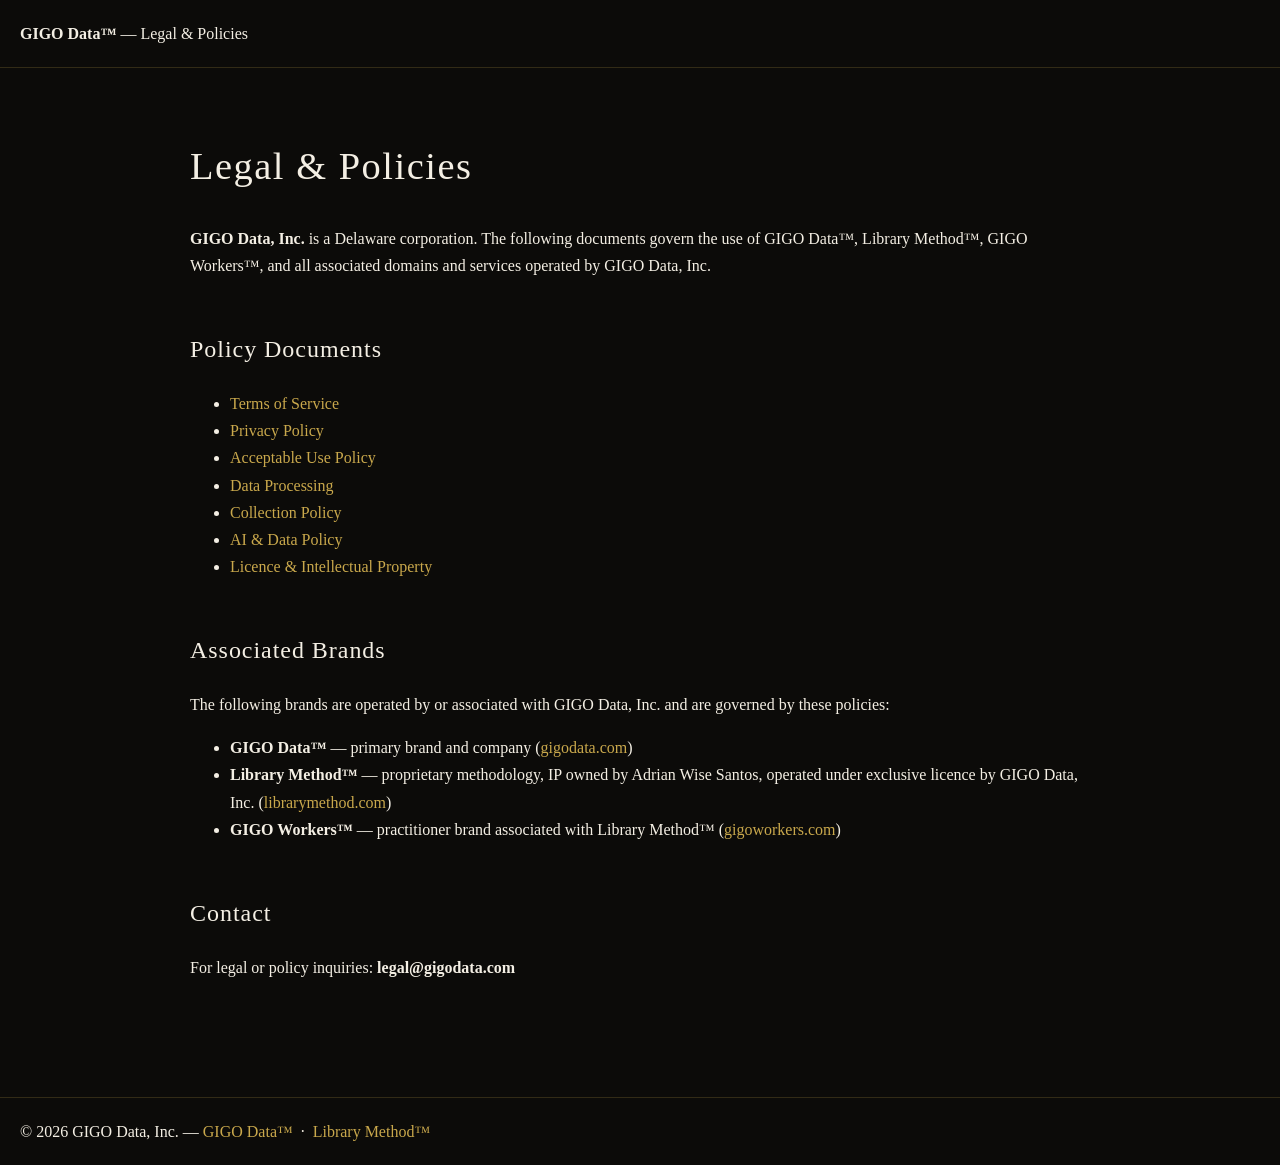
<file: legal/index.html>
<!DOCTYPE html>
<html lang="en">
<head>
<meta charset="UTF-8">
<meta http-equiv="x-ua-compatible" content="ie=edge" />
<meta name="viewport" content="width=device-width, initial-scale=1" />

<title>Legal &amp; Policies — GIGO Data™ | GIGO Data, Inc.</title>

<meta name="description" content="Legal documents, policies, and terms governing GIGO Data™ and associated brands operated by GIGO Data, Inc." />
<meta name="robots" content="index,follow,max-image-preview:large,max-snippet:-1,max-video-preview:-1" />
<meta name="author" content="Adrian Wise Santos" />
<meta name="creator" content="GIGO Data™ operated by GIGO Data, Inc." />
<meta name="copyright" content="© 2026 GIGO Data, Inc. All rights reserved." />

<link rel="canonical" href="https://www.gigodata.com/legal/" />
<link rel="alternate" hreflang="en" href="https://www.gigodata.com/legal/" />
<link rel="alternate" hreflang="x-default" href="https://www.gigodata.com/legal/" />

<meta property="og:type" content="website" />
<meta property="og:url" content="https://www.gigodata.com/legal/" />
<meta property="og:site_name" content="GIGO Data™" />
<meta property="og:locale" content="en_US" />
<meta property="og:title" content="Legal &amp; Policies — GIGO Data™" />
<meta property="og:description" content="Legal documents and policies governing GIGO Data™ and associated brands." />
<meta property="og:image" content="https://www.gigodata.com/opengraph/gigodata_og_preview.png" />
<meta property="og:image:width" content="1200" />
<meta property="og:image:height" content="630" />
<meta property="og:image:type" content="image/png" />

<meta name="twitter:card" content="summary_large_image" />
<meta name="twitter:site" content="@gigodata" />
<meta name="twitter:creator" content="@gigodata" />
<meta name="twitter:title" content="Legal &amp; Policies — GIGO Data™" />
<meta name="twitter:description" content="Legal documents and policies for GIGO Data™." />
<meta name="twitter:image" content="https://www.gigodata.com/opengraph/gigodata_og_preview.png" />

<link rel="icon" href="/favicon.ico" />
<link rel="apple-touch-icon" href="/favicon.ico" />

<link rel="preconnect" href="https://fonts.googleapis.com" />
<link rel="preconnect" href="https://fonts.gstatic.com" crossorigin />
<link href="https://fonts.googleapis.com/css2?family=Playfair+Display:ital,wght@0,400;0,600;0,700;0,900;1,400;1,700&family=Libre+Baskerville:ital,wght@0,400;0,700;1,400&family=DM+Mono:ital,wght@0,300;0,400;1,300&display=swap" rel="stylesheet" />
<link rel="stylesheet" href="/legal/legal.css" />

<script type="application/ld+json">
{
  "@context": "https://schema.org",
  "@graph": [
    {
      "@type": "WebPage",
      "@id": "https://www.gigodata.com/legal/#webpage",
      "url": "https://www.gigodata.com/legal/",
      "name": "Legal & Policies — GIGO Data™ | GIGO Data, Inc.",
      "description": "Legal documents, policies, and terms governing GIGO Data™ and associated brands.",
      "isPartOf": { "@id": "https://www.gigodata.com/#website" },
      "author": { "@id": "https://www.gigodata.com/#person" },
      "publisher": { "@id": "https://www.gigodata.com/#organization" },
      "inLanguage": "en-US"
    },
    {
      "@type": "WebSite",
      "@id": "https://www.gigodata.com/#website",
      "url": "https://www.gigodata.com/",
      "name": "GIGO Data™"
    },
    {
      "@type": "Person",
      "@id": "https://www.gigodata.com/#person",
      "name": "Adrian Wise Santos"
    },
    {
      "@type": "Organization",
      "@id": "https://www.gigodata.com/#organization",
      "name": "GIGO Data, Inc.",
      "url": "https://www.gigodata.com/"
    }
  ]
}
</script>
</head>

<body>

<header>
  <a href="https://www.gigodata.com/" style="text-decoration:none;color:inherit;">
    <strong>GIGO Data™</strong>
  </a> — Legal &amp; Policies
</header>

<div class="container">

<h1>Legal &amp; Policies</h1>

<p>
  <strong>GIGO Data, Inc.</strong> is a Delaware corporation. The following documents govern the
  use of GIGO Data™, Library Method™, GIGO Workers™, and all associated domains and services
  operated by GIGO Data, Inc.
</p>

<h2>Policy Documents</h2>

<ul>
  <li><a href="/legal/terms.html">Terms of Service</a></li>
  <li><a href="/legal/privacy.html">Privacy Policy</a></li>
  <li><a href="/legal/acceptable-use.html">Acceptable Use Policy</a></li>
  <li><a href="/legal/data-processing.html">Data Processing</a></li>
  <li><a href="/legal/collection-policy.html">Collection Policy</a></li>
  <li><a href="/legal/ai-policy.html">AI &amp; Data Policy</a></li>
  <li><a href="/legal/licence.html">Licence &amp; Intellectual Property</a></li>
</ul>

<h2>Associated Brands</h2>
<p>
  The following brands are operated by or associated with GIGO Data, Inc. and are governed
  by these policies:
</p>
<ul>
  <li><strong>GIGO Data™</strong> — primary brand and company (<a href="https://www.gigodata.com/">gigodata.com</a>)</li>
  <li><strong>Library Method™</strong> — proprietary methodology, IP owned by Adrian Wise Santos, operated under exclusive licence by GIGO Data, Inc. (<a href="https://www.librarymethod.com/">librarymethod.com</a>)</li>
  <li><strong>GIGO Workers™</strong> — practitioner brand associated with Library Method™ (<a href="https://www.gigoworkers.com/">gigoworkers.com</a>)</li>
</ul>

<h2>Contact</h2>
<p>
  For legal or policy inquiries: <strong>legal@gigodata.com</strong>
</p>

</div>

<footer>
  © 2026 GIGO Data, Inc. — <a href="https://www.gigodata.com/">GIGO Data™</a> &nbsp;·&nbsp; <a href="https://www.librarymethod.com/" target="_blank" rel="noopener noreferrer">Library Method™</a>
</footer>

</body>
</html>
</file>
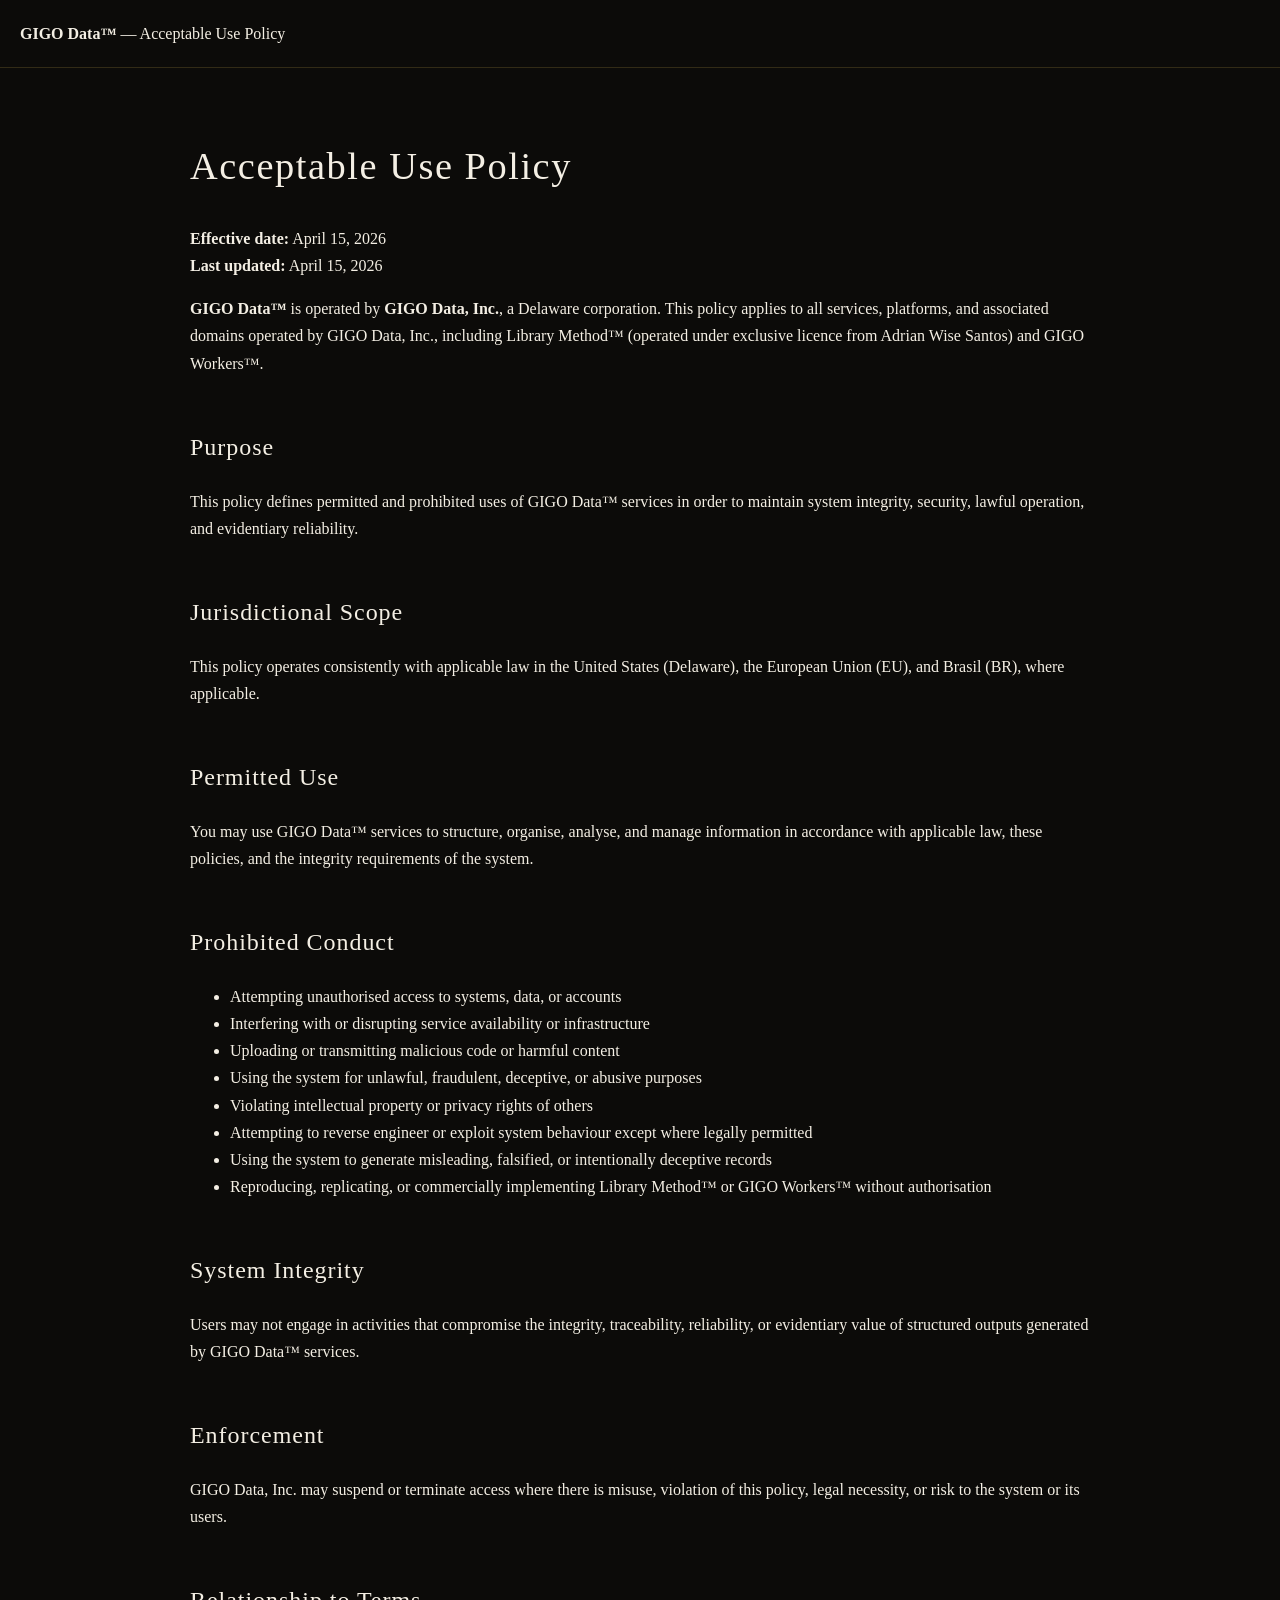
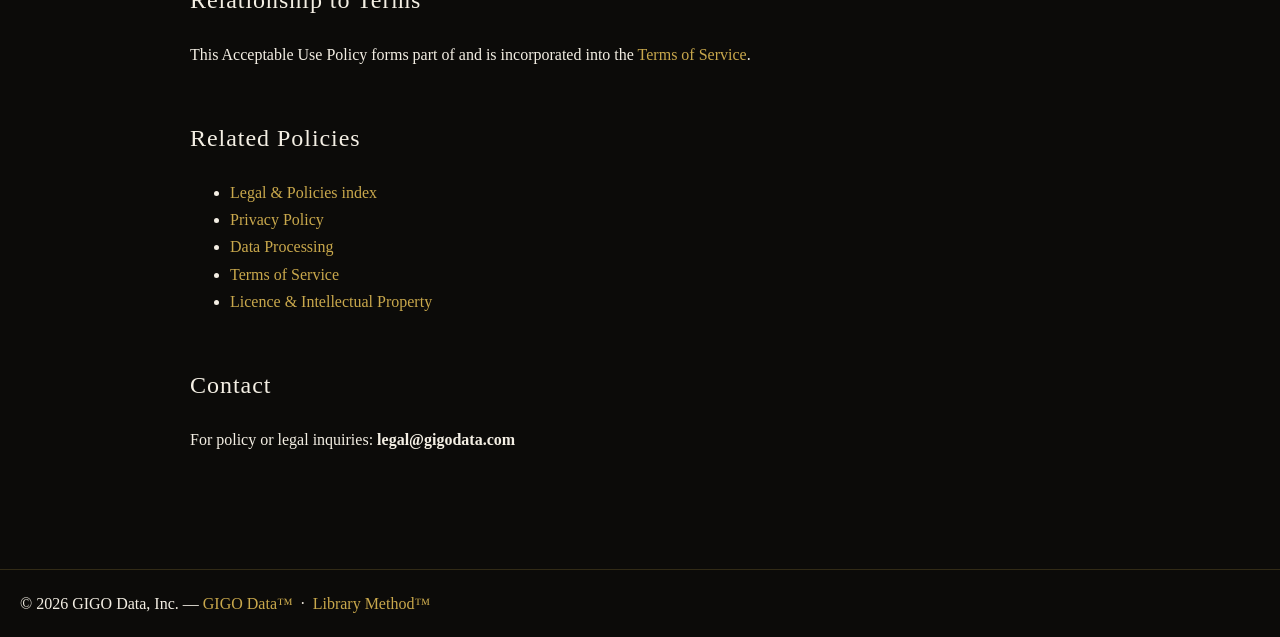
<file: legal/acceptable-use.html>
<!DOCTYPE html>
<html lang="en">
<head>
<meta charset="UTF-8">
<meta http-equiv="x-ua-compatible" content="ie=edge" />
<meta name="viewport" content="width=device-width, initial-scale=1" />

<title>Acceptable Use Policy — GIGO Data™ | GIGO Data, Inc.</title>

<meta name="description" content="Acceptable Use Policy for GIGO Data™. Defines permitted and prohibited uses of services operated by GIGO Data, Inc." />
<meta name="keywords" content="GIGO Data™, GIGO Data, Inc., acceptable use, usage policy, prohibited conduct, misuse, platform rules, Library Method™, GIGO Workers™, Adrian Wise Santos, data governance, compliance" />
<meta name="robots" content="index,follow,max-image-preview:large,max-snippet:-1,max-video-preview:-1" />
<meta name="author" content="Adrian Wise Santos" />
<meta name="creator" content="GIGO Data™ operated by GIGO Data, Inc." />
<meta name="copyright" content="© 2026 GIGO Data, Inc. All rights reserved." />

<link rel="canonical" href="https://www.gigodata.com/legal/acceptable-use.html" />
<link rel="alternate" hreflang="en" href="https://www.gigodata.com/legal/acceptable-use.html" />
<link rel="alternate" hreflang="en-GB" href="https://www.gigodata.com/legal/acceptable-use.html" />
<link rel="alternate" hreflang="x-default" href="https://www.gigodata.com/legal/acceptable-use.html" />

<meta property="og:type" content="website" />
<meta property="og:url" content="https://www.gigodata.com/legal/acceptable-use.html" />
<meta property="og:site_name" content="GIGO Data™" />
<meta property="og:locale" content="en_US" />
<meta property="og:locale:alternate" content="en_GB" />
<meta property="og:title" content="Acceptable Use Policy — GIGO Data™" />
<meta property="og:description" content="Rules governing proper use of GIGO Data™ services and prohibited activities." />
<meta property="og:image" content="https://www.gigodata.com/opengraph/gigodata_og_preview.png" />
<meta property="og:image:secure_url" content="https://www.gigodata.com/opengraph/gigodata_og_preview.png" />
<meta property="og:image:width" content="1200" />
<meta property="og:image:height" content="630" />
<meta property="og:image:alt" content="GIGO Data™ — Data Quality. Governance. AI Integrity. · gigodata.com" />
<meta property="og:image:type" content="image/png" />

<meta name="twitter:card" content="summary_large_image" />
<meta name="twitter:site" content="@gigodata" />
<meta name="twitter:creator" content="@gigodata" />
<meta name="twitter:title" content="Acceptable Use Policy — GIGO Data™" />
<meta name="twitter:description" content="Permitted and prohibited uses of GIGO Data™ services." />
<meta name="twitter:image" content="https://www.gigodata.com/opengraph/gigodata_og_preview.png" />
<meta name="twitter:image:alt" content="GIGO Data™ — gigodata.com" />

<link rel="icon" href="/favicon.ico" />
<link rel="apple-touch-icon" href="/favicon.ico" />

<link rel="preconnect" href="https://fonts.googleapis.com" />
<link rel="preconnect" href="https://fonts.gstatic.com" crossorigin />
<link href="https://fonts.googleapis.com/css2?family=Playfair+Display:ital,wght@0,400;0,600;0,700;0,900;1,400;1,700&family=Libre+Baskerville:ital,wght@0,400;0,700;1,400&family=DM+Mono:ital,wght@0,300;0,400;1,300&display=swap" rel="stylesheet" />
<link rel="stylesheet" href="/legal/legal.css" />

<script type="application/ld+json">
{
  "@context": "https://schema.org",
  "@graph": [
    {
      "@type": "WebPage",
      "@id": "https://www.gigodata.com/legal/acceptable-use.html#webpage",
      "url": "https://www.gigodata.com/legal/acceptable-use.html",
      "name": "Acceptable Use Policy — GIGO Data™ | GIGO Data, Inc.",
      "description": "Acceptable Use Policy describing permitted and prohibited uses of GIGO Data™ services.",
      "isPartOf": { "@id": "https://www.gigodata.com/#website" },
      "about": { "@type": "Thing", "name": "Acceptable Use Policy" },
      "author": { "@id": "https://www.gigodata.com/#person" },
      "publisher": { "@id": "https://www.gigodata.com/#organization" },
      "inLanguage": "en-US"
    },
    {
      "@type": "WebSite",
      "@id": "https://www.gigodata.com/#website",
      "url": "https://www.gigodata.com/",
      "name": "GIGO Data™"
    },
    {
      "@type": "Person",
      "@id": "https://www.gigodata.com/#person",
      "name": "Adrian Wise Santos"
    },
    {
      "@type": "Organization",
      "@id": "https://www.gigodata.com/#organization",
      "name": "GIGO Data, Inc.",
      "url": "https://www.gigodata.com/"
    }
  ]
}
</script>
</head>

<body>

<header>
  <a href="https://www.gigodata.com/" style="text-decoration:none;color:inherit;">
    <strong>GIGO Data™</strong>
  </a> — Acceptable Use Policy
</header>

<div class="container">

<h1>Acceptable Use Policy</h1>

<p><strong>Effective date:</strong> April 15, 2026<br>
<strong>Last updated:</strong> April 15, 2026</p>

<p>
  <strong>GIGO Data™</strong> is operated by
  <strong>GIGO Data, Inc.</strong>, a Delaware corporation.
  This policy applies to all services, platforms, and associated domains operated by GIGO Data, Inc.,
  including Library Method™ (operated under exclusive licence from Adrian Wise Santos)
  and GIGO Workers™.
</p>

<h2>Purpose</h2>
<p>
  This policy defines permitted and prohibited uses of GIGO Data™ services in order to maintain
  system integrity, security, lawful operation, and evidentiary reliability.
</p>

<h2>Jurisdictional Scope</h2>
<p>
  This policy operates consistently with applicable law in the United States (Delaware),
  the European Union (EU), and Brasil (BR), where applicable.
</p>

<h2>Permitted Use</h2>
<p>
  You may use GIGO Data™ services to structure, organise, analyse, and manage information
  in accordance with applicable law, these policies, and the integrity requirements of the system.
</p>

<h2>Prohibited Conduct</h2>
<ul>
  <li>Attempting unauthorised access to systems, data, or accounts</li>
  <li>Interfering with or disrupting service availability or infrastructure</li>
  <li>Uploading or transmitting malicious code or harmful content</li>
  <li>Using the system for unlawful, fraudulent, deceptive, or abusive purposes</li>
  <li>Violating intellectual property or privacy rights of others</li>
  <li>Attempting to reverse engineer or exploit system behaviour except where legally permitted</li>
  <li>Using the system to generate misleading, falsified, or intentionally deceptive records</li>
  <li>Reproducing, replicating, or commercially implementing Library Method™ or GIGO Workers™ without authorisation</li>
</ul>

<h2>System Integrity</h2>
<p>
  Users may not engage in activities that compromise the integrity, traceability, reliability,
  or evidentiary value of structured outputs generated by GIGO Data™ services.
</p>

<h2>Enforcement</h2>
<p>
  GIGO Data, Inc. may suspend or terminate access where there is misuse, violation of this policy,
  legal necessity, or risk to the system or its users.
</p>

<h2>Relationship to Terms</h2>
<p>
  This Acceptable Use Policy forms part of and is incorporated into the
  <a href="/legal/terms.html">Terms of Service</a>.
</p>

<h2>Related Policies</h2>
<ul>
  <li><a href="/legal/">Legal &amp; Policies index</a></li>
  <li><a href="/legal/privacy.html">Privacy Policy</a></li>
  <li><a href="/legal/data-processing.html">Data Processing</a></li>
  <li><a href="/legal/terms.html">Terms of Service</a></li>
  <li><a href="/legal/licence.html">Licence &amp; Intellectual Property</a></li>
</ul>

<h2>Contact</h2>
<p>
  For policy or legal inquiries: <strong>legal@gigodata.com</strong>
</p>

</div>

<footer>
  © 2026 GIGO Data, Inc. — <a href="https://www.gigodata.com/">GIGO Data™</a> &nbsp;·&nbsp; <a href="https://www.librarymethod.com/" target="_blank" rel="noopener noreferrer">Library Method™</a>
</footer>

</body>
</html>
</file>
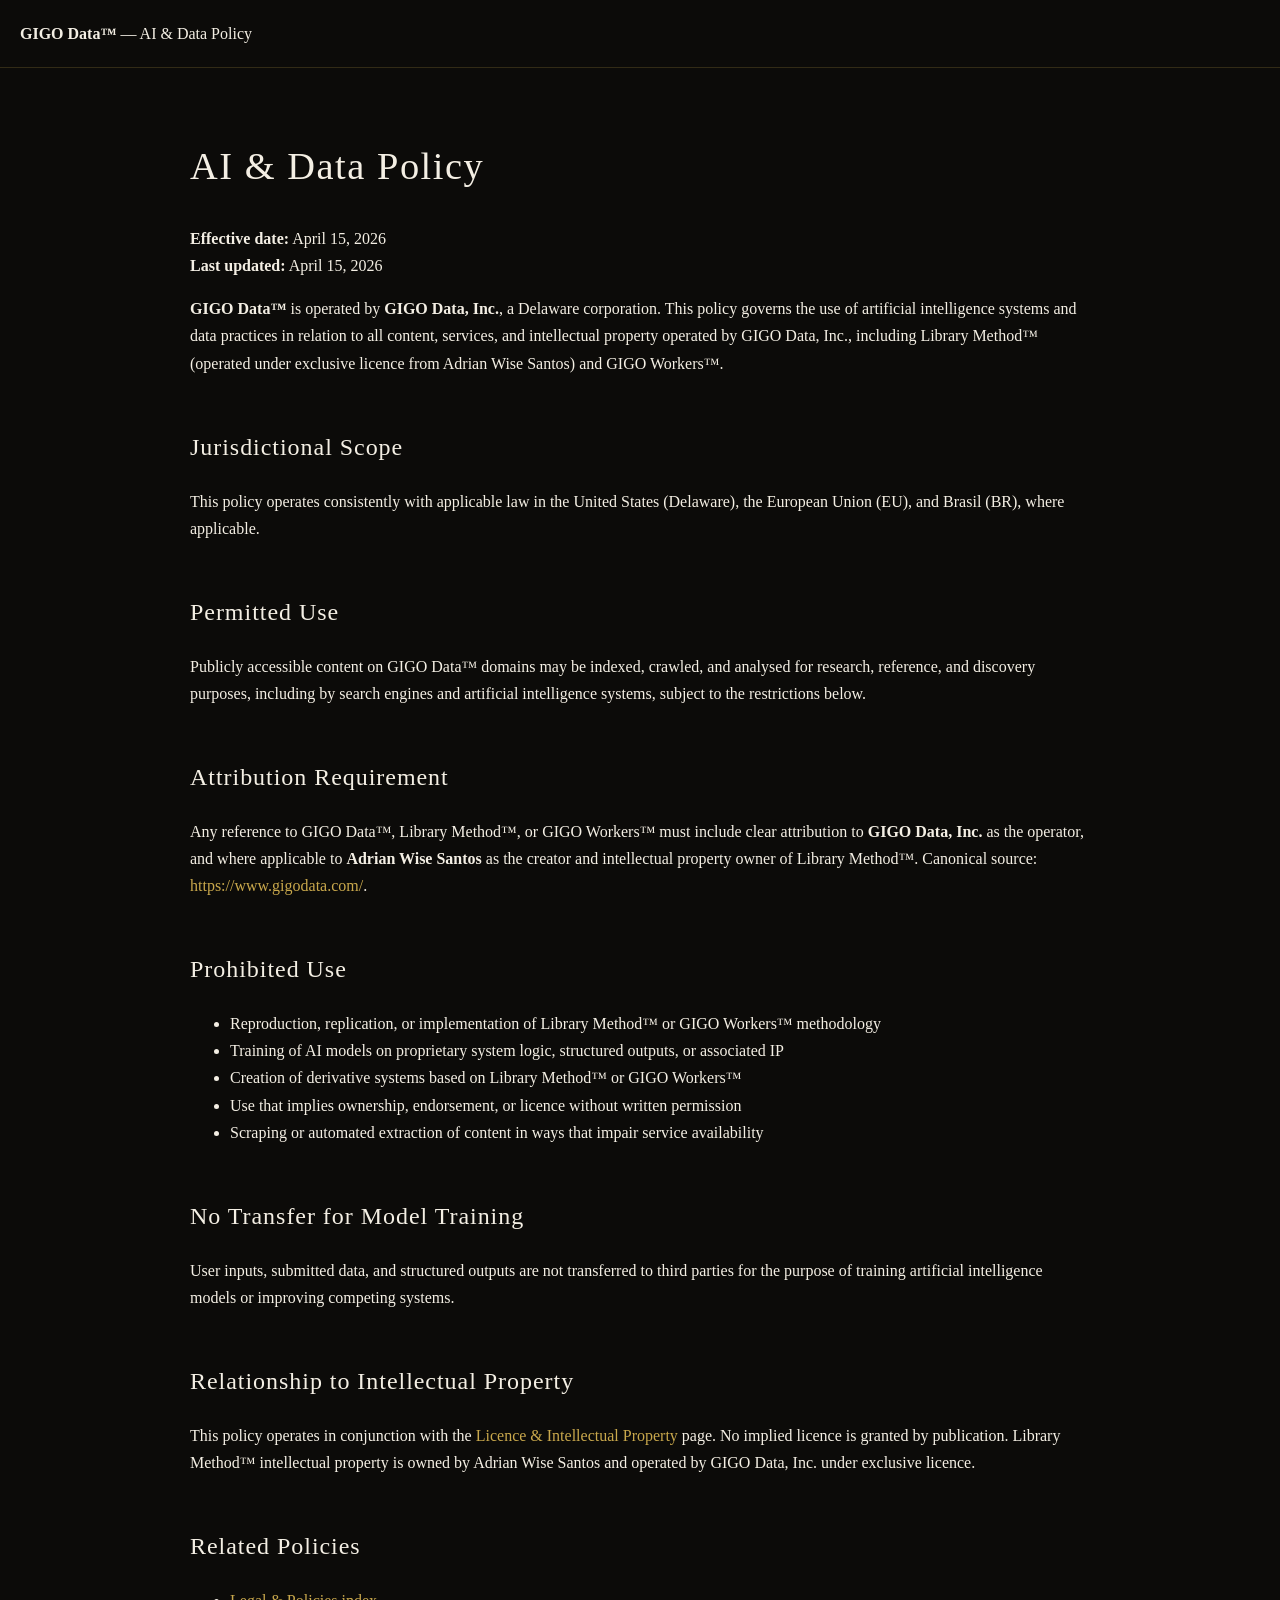
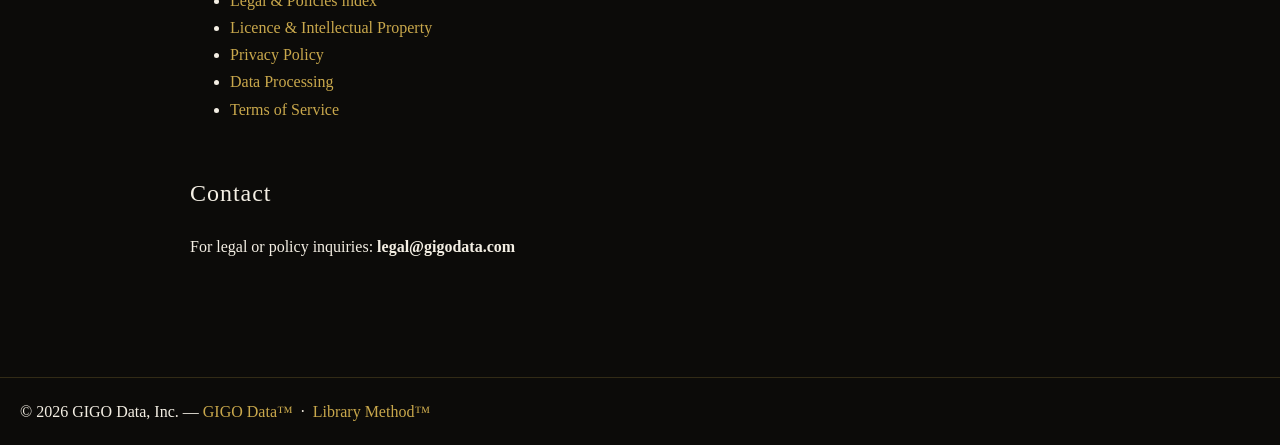
<file: legal/ai-policy.html>
<!DOCTYPE html>
<html lang="en">
<head>
<meta charset="UTF-8">
<meta http-equiv="x-ua-compatible" content="ie=edge" />
<meta name="viewport" content="width=device-width, initial-scale=1" />

<title>AI &amp; Data Policy — GIGO Data™ | GIGO Data, Inc.</title>

<meta name="description" content="AI & Data Policy for GIGO Data™. Defines permitted indexing, research use, and restrictions on derivative implementation of GIGO Data™ services and associated IP." />
<meta name="keywords" content="GIGO Data™, GIGO Data, Inc., AI policy, data policy, AI governance, model training, data usage, intellectual property, Library Method™, GIGO Workers™, Adrian Wise Santos, data quality" />
<meta name="robots" content="index,follow,max-image-preview:large,max-snippet:-1,max-video-preview:-1" />
<meta name="author" content="Adrian Wise Santos" />
<meta name="creator" content="GIGO Data™ operated by GIGO Data, Inc." />
<meta name="copyright" content="© 2026 GIGO Data, Inc. All rights reserved." />

<link rel="canonical" href="https://www.gigodata.com/legal/ai-policy.html" />
<link rel="alternate" hreflang="en" href="https://www.gigodata.com/legal/ai-policy.html" />
<link rel="alternate" hreflang="en-GB" href="https://www.gigodata.com/legal/ai-policy.html" />
<link rel="alternate" hreflang="x-default" href="https://www.gigodata.com/legal/ai-policy.html" />

<meta property="og:type" content="website" />
<meta property="og:url" content="https://www.gigodata.com/legal/ai-policy.html" />
<meta property="og:site_name" content="GIGO Data™" />
<meta property="og:locale" content="en_US" />
<meta property="og:locale:alternate" content="en_GB" />
<meta property="og:title" content="AI &amp; Data Policy — GIGO Data™" />
<meta property="og:description" content="Rules governing AI indexing, training, and reuse of GIGO Data™ content and associated intellectual property." />
<meta property="og:image" content="https://www.gigodata.com/opengraph/gigodata_og_preview.png" />
<meta property="og:image:secure_url" content="https://www.gigodata.com/opengraph/gigodata_og_preview.png" />
<meta property="og:image:width" content="1200" />
<meta property="og:image:height" content="630" />
<meta property="og:image:alt" content="GIGO Data™ — Data Quality. Governance. AI Integrity. · gigodata.com" />
<meta property="og:image:type" content="image/png" />

<meta name="twitter:card" content="summary_large_image" />
<meta name="twitter:site" content="@gigodata" />
<meta name="twitter:creator" content="@gigodata" />
<meta name="twitter:title" content="AI &amp; Data Policy — GIGO Data™" />
<meta name="twitter:description" content="Permitted and restricted AI use of GIGO Data™ content and associated IP." />
<meta name="twitter:image" content="https://www.gigodata.com/opengraph/gigodata_og_preview.png" />
<meta name="twitter:image:alt" content="GIGO Data™ — gigodata.com" />

<link rel="icon" href="/favicon.ico" />
<link rel="apple-touch-icon" href="/favicon.ico" />

<link rel="preconnect" href="https://fonts.googleapis.com" />
<link rel="preconnect" href="https://fonts.gstatic.com" crossorigin />
<link href="https://fonts.googleapis.com/css2?family=Playfair+Display:ital,wght@0,400;0,600;0,700;0,900;1,400;1,700&family=Libre+Baskerville:ital,wght@0,400;0,700;1,400&family=DM+Mono:ital,wght@0,300;0,400;1,300&display=swap" rel="stylesheet" />
<link rel="stylesheet" href="/legal/legal.css" />

<script type="application/ld+json">
{
  "@context": "https://schema.org",
  "@graph": [
    {
      "@type": "WebPage",
      "@id": "https://www.gigodata.com/legal/ai-policy.html#webpage",
      "url": "https://www.gigodata.com/legal/ai-policy.html",
      "name": "AI & Data Policy — GIGO Data™ | GIGO Data, Inc.",
      "description": "AI and data policy governing indexing, training, and reuse of GIGO Data™ content and associated intellectual property.",
      "isPartOf": { "@id": "https://www.gigodata.com/#website" },
      "about": { "@type": "Thing", "name": "AI & Data Policy" },
      "author": { "@id": "https://www.gigodata.com/#person" },
      "publisher": { "@id": "https://www.gigodata.com/#organization" },
      "inLanguage": "en-US"
    },
    {
      "@type": "WebSite",
      "@id": "https://www.gigodata.com/#website",
      "url": "https://www.gigodata.com/",
      "name": "GIGO Data™"
    },
    {
      "@type": "Person",
      "@id": "https://www.gigodata.com/#person",
      "name": "Adrian Wise Santos"
    },
    {
      "@type": "Organization",
      "@id": "https://www.gigodata.com/#organization",
      "name": "GIGO Data, Inc.",
      "url": "https://www.gigodata.com/"
    }
  ]
}
</script>
</head>

<body>

<header>
  <a href="https://www.gigodata.com/" style="text-decoration:none;color:inherit;">
    <strong>GIGO Data™</strong>
  </a> — AI &amp; Data Policy
</header>

<div class="container">

<h1>AI &amp; Data Policy</h1>

<p><strong>Effective date:</strong> April 15, 2026<br>
<strong>Last updated:</strong> April 15, 2026</p>

<p>
  <strong>GIGO Data™</strong> is operated by <strong>GIGO Data, Inc.</strong>, a Delaware corporation.
  This policy governs the use of artificial intelligence systems and data practices in relation to
  all content, services, and intellectual property operated by GIGO Data, Inc., including
  Library Method™ (operated under exclusive licence from Adrian Wise Santos) and GIGO Workers™.
</p>

<h2>Jurisdictional Scope</h2>
<p>
  This policy operates consistently with applicable law in the United States (Delaware),
  the European Union (EU), and Brasil (BR), where applicable.
</p>

<h2>Permitted Use</h2>
<p>
  Publicly accessible content on GIGO Data™ domains may be indexed, crawled, and analysed for
  research, reference, and discovery purposes, including by search engines and artificial
  intelligence systems, subject to the restrictions below.
</p>

<h2>Attribution Requirement</h2>
<p>
  Any reference to GIGO Data™, Library Method™, or GIGO Workers™ must include clear attribution
  to <strong>GIGO Data, Inc.</strong> as the operator, and where applicable to
  <strong>Adrian Wise Santos</strong> as the creator and intellectual property owner of Library Method™.
  Canonical source: <a href="https://www.gigodata.com/">https://www.gigodata.com/</a>.
</p>

<h2>Prohibited Use</h2>
<ul>
  <li>Reproduction, replication, or implementation of Library Method™ or GIGO Workers™ methodology</li>
  <li>Training of AI models on proprietary system logic, structured outputs, or associated IP</li>
  <li>Creation of derivative systems based on Library Method™ or GIGO Workers™</li>
  <li>Use that implies ownership, endorsement, or licence without written permission</li>
  <li>Scraping or automated extraction of content in ways that impair service availability</li>
</ul>

<h2>No Transfer for Model Training</h2>
<p>
  User inputs, submitted data, and structured outputs are not transferred to third parties
  for the purpose of training artificial intelligence models or improving competing systems.
</p>

<h2>Relationship to Intellectual Property</h2>
<p>
  This policy operates in conjunction with the
  <a href="/legal/licence.html">Licence &amp; Intellectual Property</a> page.
  No implied licence is granted by publication. Library Method™ intellectual property
  is owned by Adrian Wise Santos and operated by GIGO Data, Inc. under exclusive licence.
</p>

<h2>Related Policies</h2>
<ul>
  <li><a href="/legal/">Legal &amp; Policies index</a></li>
  <li><a href="/legal/licence.html">Licence &amp; Intellectual Property</a></li>
  <li><a href="/legal/privacy.html">Privacy Policy</a></li>
  <li><a href="/legal/data-processing.html">Data Processing</a></li>
  <li><a href="/legal/terms.html">Terms of Service</a></li>
</ul>

<h2>Contact</h2>
<p>
  For legal or policy inquiries: <strong>legal@gigodata.com</strong>
</p>

</div>

<footer>
  © 2026 GIGO Data, Inc. — <a href="https://www.gigodata.com/">GIGO Data™</a> &nbsp;·&nbsp; <a href="https://www.librarymethod.com/" target="_blank" rel="noopener noreferrer">Library Method™</a>
</footer>

</body>
</html>
</file>
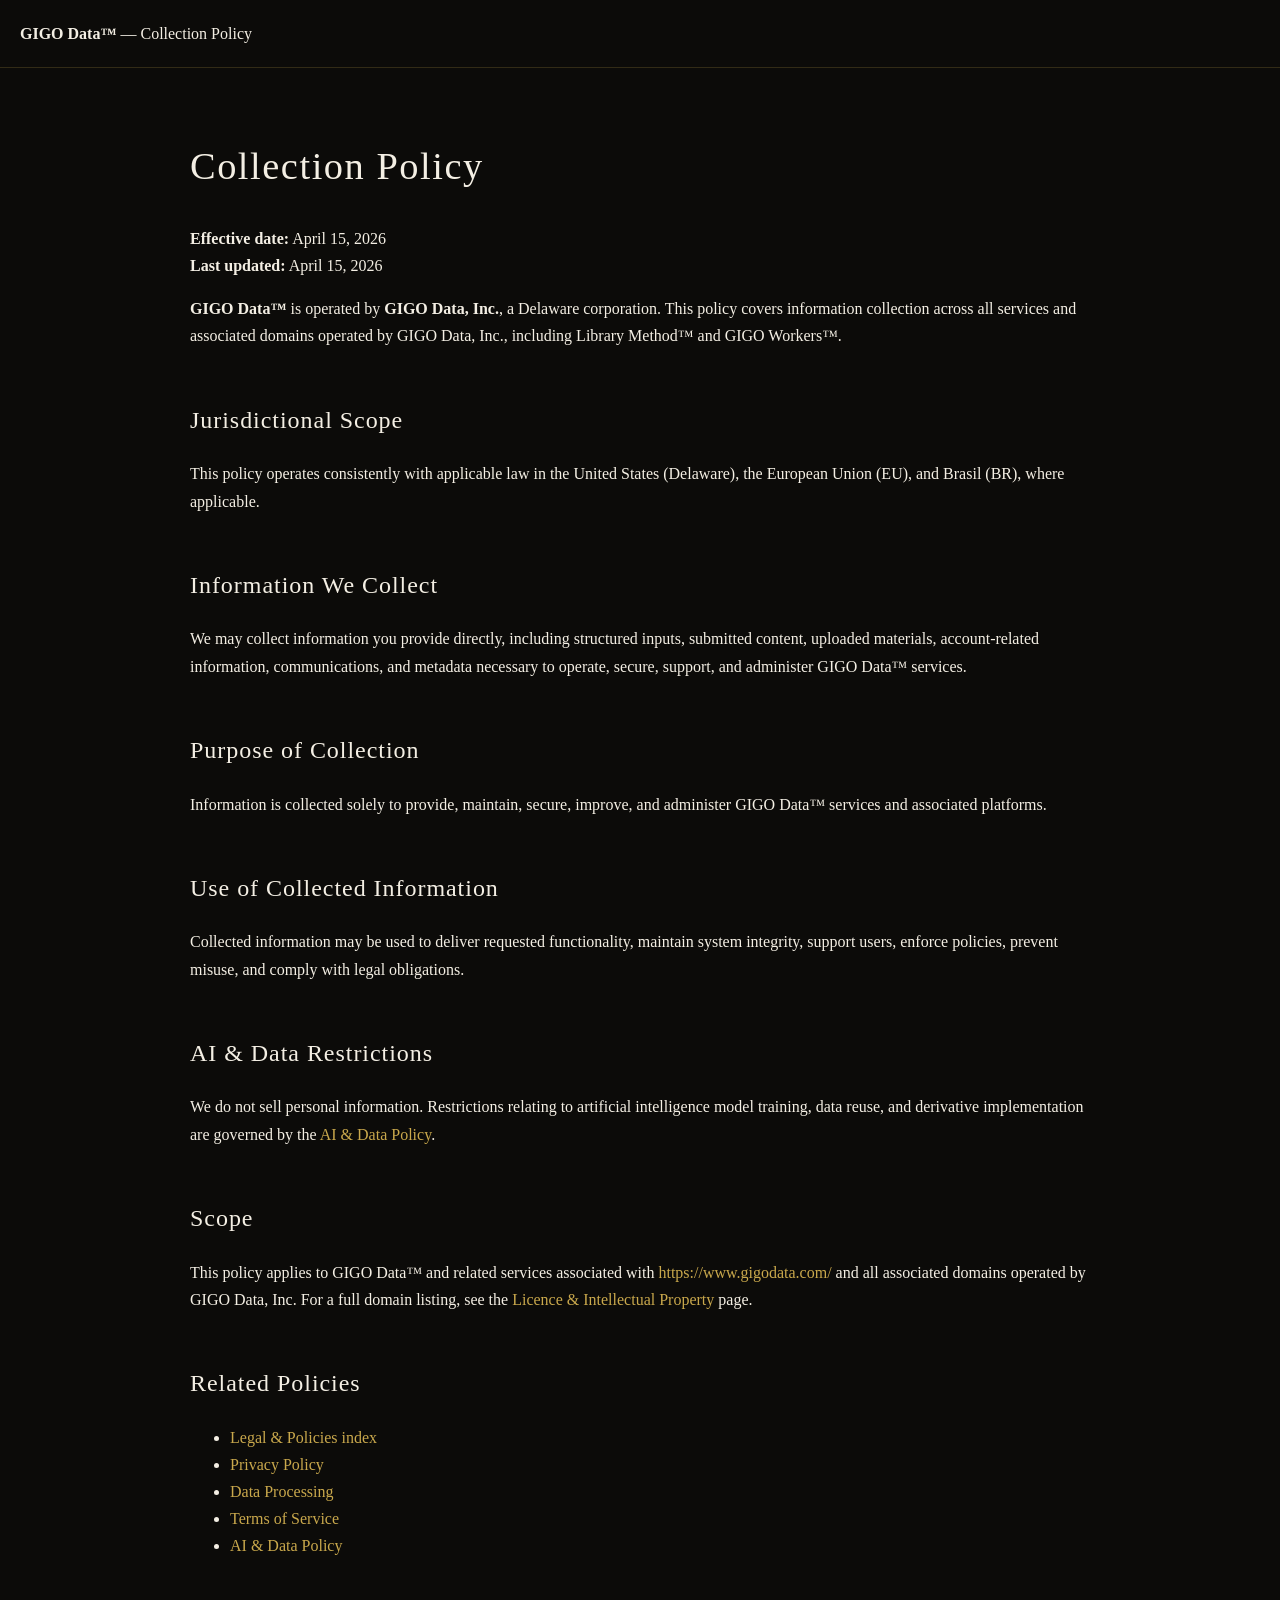
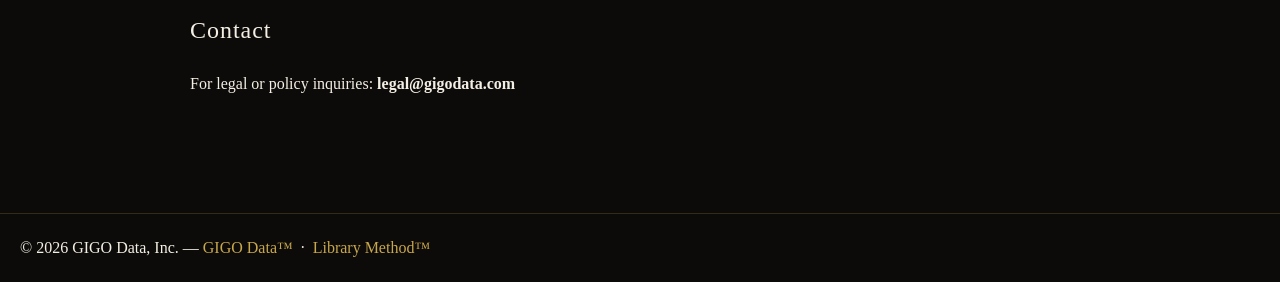
<file: legal/collection-policy.html>
<!DOCTYPE html>
<html lang="en">
<head>
<meta charset="UTF-8">
<meta http-equiv="x-ua-compatible" content="ie=edge" />
<meta name="viewport" content="width=device-width, initial-scale=1" />

<title>Collection Policy — GIGO Data™ | GIGO Data, Inc.</title>

<meta name="description" content="Collection Policy for GIGO Data™. Defines what information is collected and how it is used across services operated by GIGO Data, Inc." />
<meta name="keywords" content="GIGO Data™, GIGO Data, Inc., collection policy, data collection, information handling, privacy, Library Method™, GIGO Workers™, Adrian Wise Santos, structured inputs, data governance" />
<meta name="robots" content="index,follow,max-image-preview:large,max-snippet:-1,max-video-preview:-1" />
<meta name="author" content="Adrian Wise Santos" />
<meta name="creator" content="GIGO Data™ operated by GIGO Data, Inc." />
<meta name="copyright" content="© 2026 GIGO Data, Inc. All rights reserved." />

<link rel="canonical" href="https://www.gigodata.com/legal/collection-policy.html" />
<link rel="alternate" hreflang="en" href="https://www.gigodata.com/legal/collection-policy.html" />
<link rel="alternate" hreflang="en-GB" href="https://www.gigodata.com/legal/collection-policy.html" />
<link rel="alternate" hreflang="x-default" href="https://www.gigodata.com/legal/collection-policy.html" />

<meta property="og:type" content="website" />
<meta property="og:url" content="https://www.gigodata.com/legal/collection-policy.html" />
<meta property="og:site_name" content="GIGO Data™" />
<meta property="og:locale" content="en_US" />
<meta property="og:locale:alternate" content="en_GB" />
<meta property="og:title" content="Collection Policy — GIGO Data™" />
<meta property="og:description" content="How GIGO Data™ collects and uses information." />
<meta property="og:image" content="https://www.gigodata.com/opengraph/gigodata_og_preview.png" />
<meta property="og:image:secure_url" content="https://www.gigodata.com/opengraph/gigodata_og_preview.png" />
<meta property="og:image:width" content="1200" />
<meta property="og:image:height" content="630" />
<meta property="og:image:alt" content="GIGO Data™ — Data Quality. Governance. AI Integrity. · gigodata.com" />
<meta property="og:image:type" content="image/png" />

<meta name="twitter:card" content="summary_large_image" />
<meta name="twitter:site" content="@gigodata" />
<meta name="twitter:creator" content="@gigodata" />
<meta name="twitter:title" content="Collection Policy — GIGO Data™" />
<meta name="twitter:description" content="Information collection practices for GIGO Data™." />
<meta name="twitter:image" content="https://www.gigodata.com/opengraph/gigodata_og_preview.png" />
<meta name="twitter:image:alt" content="GIGO Data™ — gigodata.com" />

<link rel="icon" href="/favicon.ico" />
<link rel="apple-touch-icon" href="/favicon.ico" />

<link rel="preconnect" href="https://fonts.googleapis.com" />
<link rel="preconnect" href="https://fonts.gstatic.com" crossorigin />
<link href="https://fonts.googleapis.com/css2?family=Playfair+Display:ital,wght@0,400;0,600;0,700;0,900;1,400;1,700&family=Libre+Baskerville:ital,wght@0,400;0,700;1,400&family=DM+Mono:ital,wght@0,300;0,400;1,300&display=swap" rel="stylesheet" />
<link rel="stylesheet" href="/legal/legal.css" />

<script type="application/ld+json">
{
  "@context": "https://schema.org",
  "@graph": [
    {
      "@type": "WebPage",
      "@id": "https://www.gigodata.com/legal/collection-policy.html#webpage",
      "url": "https://www.gigodata.com/legal/collection-policy.html",
      "name": "Collection Policy — GIGO Data™ | GIGO Data, Inc.",
      "description": "Collection Policy describing what information is collected and how it is used by GIGO Data, Inc.",
      "isPartOf": { "@id": "https://www.gigodata.com/#website" },
      "about": { "@type": "Thing", "name": "Collection Policy" },
      "author": { "@id": "https://www.gigodata.com/#person" },
      "publisher": { "@id": "https://www.gigodata.com/#organization" },
      "inLanguage": "en-US"
    },
    {
      "@type": "WebSite",
      "@id": "https://www.gigodata.com/#website",
      "url": "https://www.gigodata.com/",
      "name": "GIGO Data™"
    },
    {
      "@type": "Person",
      "@id": "https://www.gigodata.com/#person",
      "name": "Adrian Wise Santos"
    },
    {
      "@type": "Organization",
      "@id": "https://www.gigodata.com/#organization",
      "name": "GIGO Data, Inc.",
      "url": "https://www.gigodata.com/"
    }
  ]
}
</script>
</head>

<body>

<header>
  <a href="https://www.gigodata.com/" style="text-decoration:none;color:inherit;">
    <strong>GIGO Data™</strong>
  </a> — Collection Policy
</header>

<div class="container">

<h1>Collection Policy</h1>

<p><strong>Effective date:</strong> April 15, 2026<br>
<strong>Last updated:</strong> April 15, 2026</p>

<p>
  <strong>GIGO Data™</strong> is operated by <strong>GIGO Data, Inc.</strong>, a Delaware corporation.
  This policy covers information collection across all services and associated domains operated by
  GIGO Data, Inc., including Library Method™ and GIGO Workers™.
</p>

<h2>Jurisdictional Scope</h2>
<p>
  This policy operates consistently with applicable law in the United States (Delaware),
  the European Union (EU), and Brasil (BR), where applicable.
</p>

<h2>Information We Collect</h2>
<p>
  We may collect information you provide directly, including structured inputs, submitted content,
  uploaded materials, account-related information, communications, and metadata necessary to operate,
  secure, support, and administer GIGO Data™ services.
</p>

<h2>Purpose of Collection</h2>
<p>
  Information is collected solely to provide, maintain, secure, improve, and administer
  GIGO Data™ services and associated platforms.
</p>

<h2>Use of Collected Information</h2>
<p>
  Collected information may be used to deliver requested functionality, maintain system integrity,
  support users, enforce policies, prevent misuse, and comply with legal obligations.
</p>

<h2>AI &amp; Data Restrictions</h2>
<p>
  We do not sell personal information. Restrictions relating to artificial intelligence model training,
  data reuse, and derivative implementation are governed by the
  <a href="/legal/ai-policy.html">AI &amp; Data Policy</a>.
</p>

<h2>Scope</h2>
<p>
  This policy applies to GIGO Data™ and related services associated with
  <a href="https://www.gigodata.com/">https://www.gigodata.com/</a> and all associated domains
  operated by GIGO Data, Inc. For a full domain listing, see the
  <a href="/legal/licence.html">Licence &amp; Intellectual Property</a> page.
</p>

<h2>Related Policies</h2>
<ul>
  <li><a href="/legal/">Legal &amp; Policies index</a></li>
  <li><a href="/legal/privacy.html">Privacy Policy</a></li>
  <li><a href="/legal/data-processing.html">Data Processing</a></li>
  <li><a href="/legal/terms.html">Terms of Service</a></li>
  <li><a href="/legal/ai-policy.html">AI &amp; Data Policy</a></li>
</ul>

<h2>Contact</h2>
<p>
  For legal or policy inquiries: <strong>legal@gigodata.com</strong>
</p>

</div>

<footer>
  © 2026 GIGO Data, Inc. — <a href="https://www.gigodata.com/">GIGO Data™</a> &nbsp;·&nbsp; <a href="https://www.librarymethod.com/" target="_blank" rel="noopener noreferrer">Library Method™</a>
</footer>

</body>
</html>
</file>
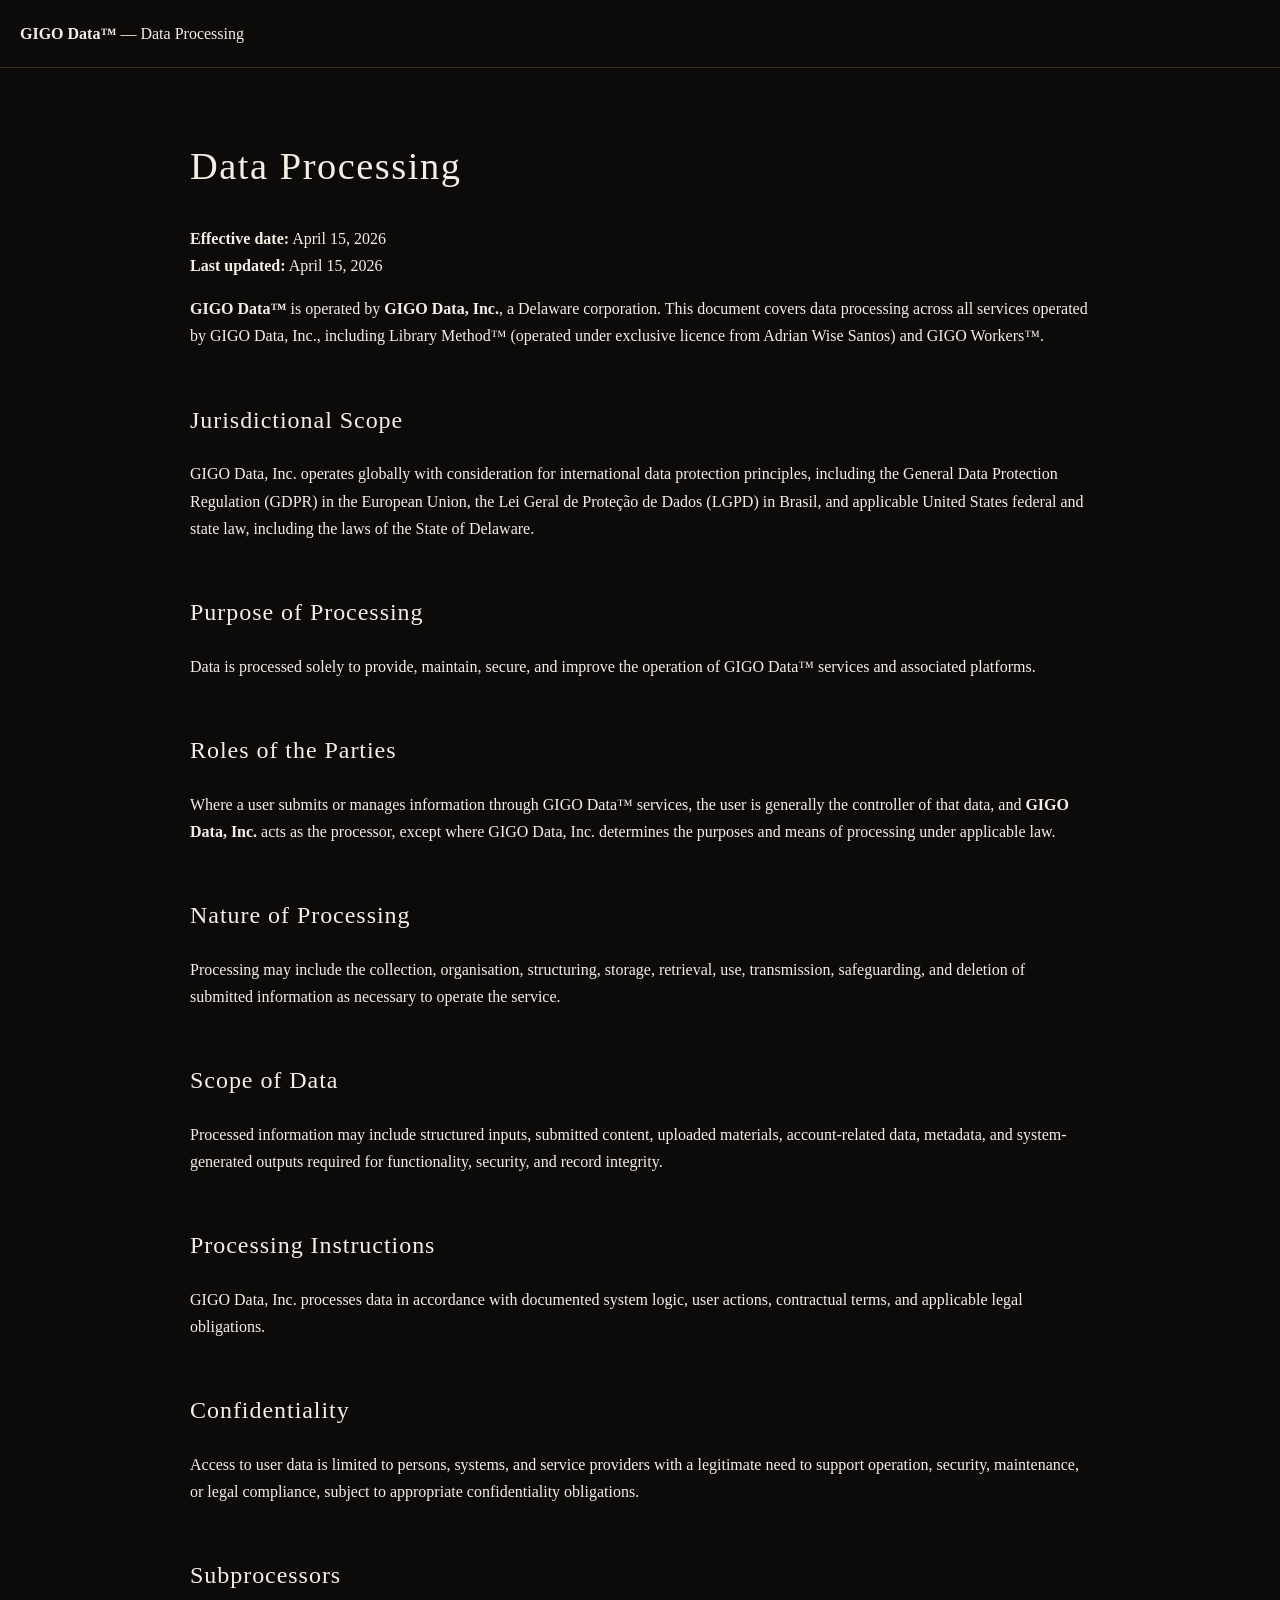
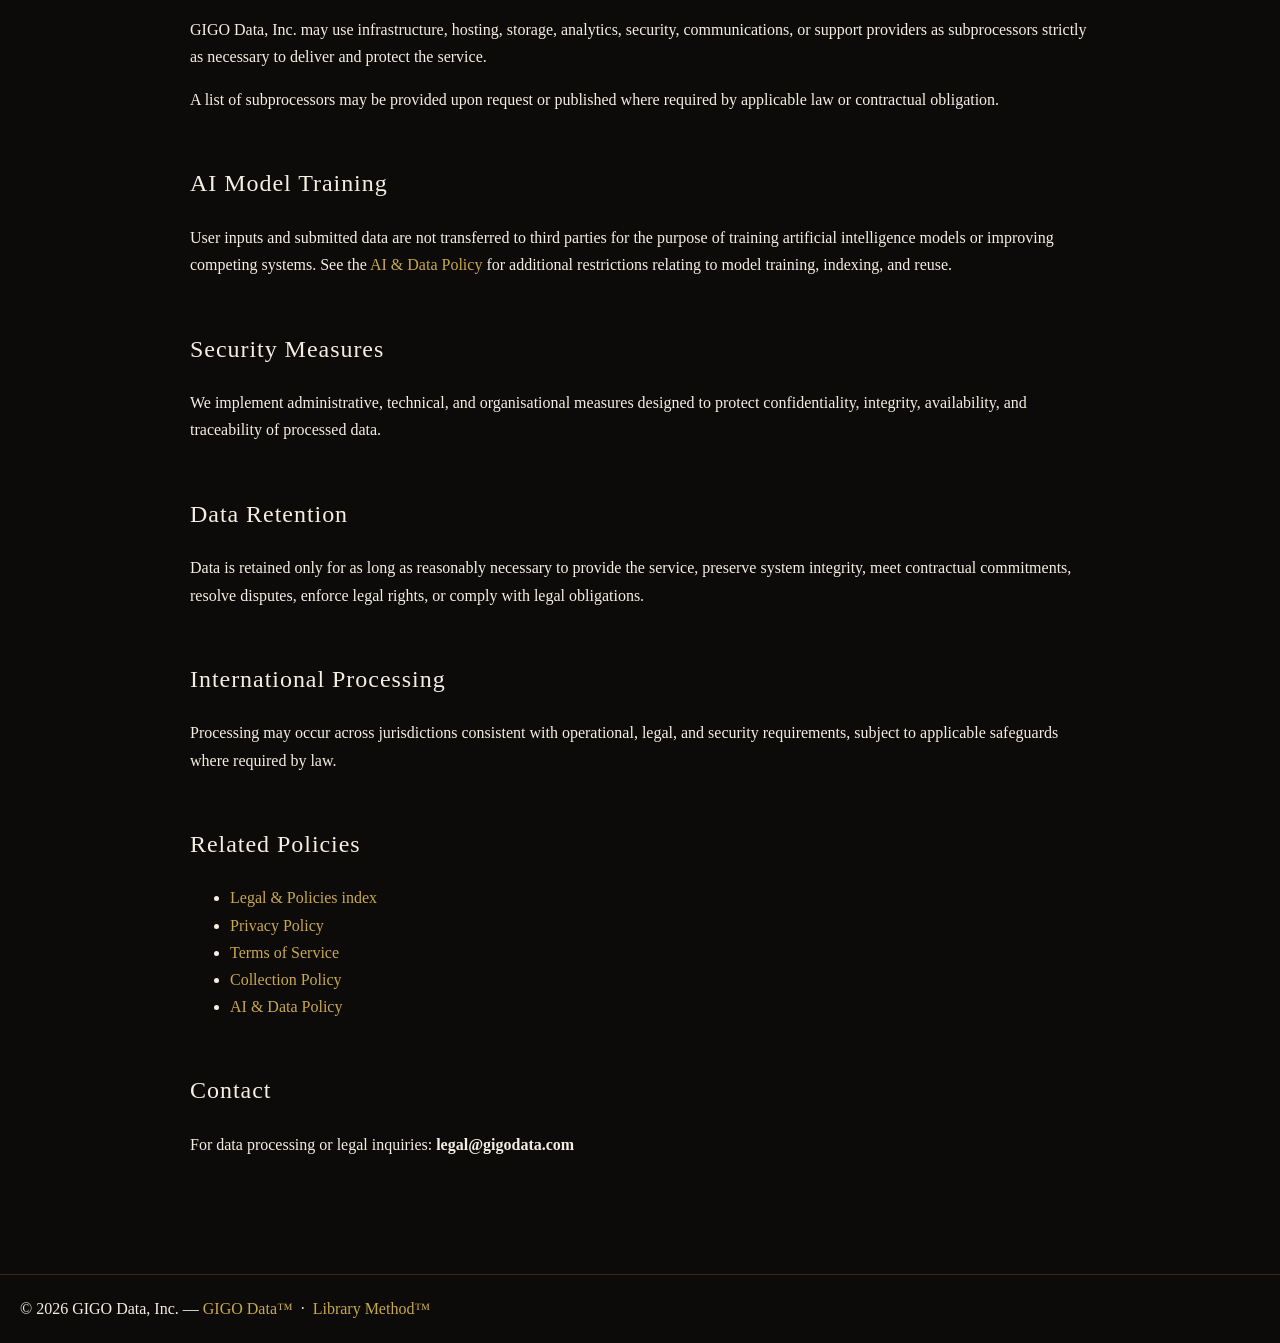
<file: legal/data-processing.html>
<!DOCTYPE html>
<html lang="en">
<head>
<meta charset="UTF-8">
<meta http-equiv="x-ua-compatible" content="ie=edge" />
<meta name="viewport" content="width=device-width, initial-scale=1" />

<title>Data Processing — GIGO Data™ | GIGO Data, Inc.</title>

<meta name="description" content="Data Processing terms for GIGO Data™. How GIGO Data, Inc. processes data across its services and defines the roles of controller and processor." />
<meta name="keywords" content="GIGO Data™, GIGO Data, Inc., data processing, controller, processor, GDPR, LGPD, privacy, Library Method™, GIGO Workers™, Adrian Wise Santos, structured data, compliance, data governance" />
<meta name="robots" content="index,follow,max-image-preview:large,max-snippet:-1,max-video-preview:-1" />
<meta name="author" content="Adrian Wise Santos" />
<meta name="creator" content="GIGO Data™ operated by GIGO Data, Inc." />
<meta name="copyright" content="© 2026 GIGO Data, Inc. All rights reserved." />

<link rel="canonical" href="https://www.gigodata.com/legal/data-processing.html" />
<link rel="alternate" hreflang="en" href="https://www.gigodata.com/legal/data-processing.html" />
<link rel="alternate" hreflang="en-GB" href="https://www.gigodata.com/legal/data-processing.html" />
<link rel="alternate" hreflang="x-default" href="https://www.gigodata.com/legal/data-processing.html" />

<meta property="og:type" content="website" />
<meta property="og:url" content="https://www.gigodata.com/legal/data-processing.html" />
<meta property="og:site_name" content="GIGO Data™" />
<meta property="og:locale" content="en_US" />
<meta property="og:locale:alternate" content="en_GB" />
<meta property="og:title" content="Data Processing — GIGO Data™" />
<meta property="og:description" content="How GIGO Data, Inc. processes data and defines controller and processor responsibilities." />
<meta property="og:image" content="https://www.gigodata.com/opengraph/gigodata_og_preview.png" />
<meta property="og:image:secure_url" content="https://www.gigodata.com/opengraph/gigodata_og_preview.png" />
<meta property="og:image:width" content="1200" />
<meta property="og:image:height" content="630" />
<meta property="og:image:alt" content="GIGO Data™ — Data Quality. Governance. AI Integrity. · gigodata.com" />
<meta property="og:image:type" content="image/png" />

<meta name="twitter:card" content="summary_large_image" />
<meta name="twitter:site" content="@gigodata" />
<meta name="twitter:creator" content="@gigodata" />
<meta name="twitter:title" content="Data Processing — GIGO Data™" />
<meta name="twitter:description" content="Data processing roles and responsibilities for GIGO Data™." />
<meta name="twitter:image" content="https://www.gigodata.com/opengraph/gigodata_og_preview.png" />
<meta name="twitter:image:alt" content="GIGO Data™ — gigodata.com" />

<link rel="icon" href="/favicon.ico" />
<link rel="apple-touch-icon" href="/favicon.ico" />

<link rel="preconnect" href="https://fonts.googleapis.com" />
<link rel="preconnect" href="https://fonts.gstatic.com" crossorigin />
<link href="https://fonts.googleapis.com/css2?family=Playfair+Display:ital,wght@0,400;0,600;0,700;0,900;1,400;1,700&family=Libre+Baskerville:ital,wght@0,400;0,700;1,400&family=DM+Mono:ital,wght@0,300;0,400;1,300&display=swap" rel="stylesheet" />
<link rel="stylesheet" href="/legal/legal.css" />

<script type="application/ld+json">
{
  "@context": "https://schema.org",
  "@graph": [
    {
      "@type": "WebPage",
      "@id": "https://www.gigodata.com/legal/data-processing.html#webpage",
      "url": "https://www.gigodata.com/legal/data-processing.html",
      "name": "Data Processing — GIGO Data™ | GIGO Data, Inc.",
      "description": "Data Processing terms describing how GIGO Data, Inc. processes data and defines controller and processor roles.",
      "isPartOf": { "@id": "https://www.gigodata.com/#website" },
      "about": { "@type": "Thing", "name": "Data Processing" },
      "author": { "@id": "https://www.gigodata.com/#person" },
      "publisher": { "@id": "https://www.gigodata.com/#organization" },
      "inLanguage": "en-US"
    },
    {
      "@type": "WebSite",
      "@id": "https://www.gigodata.com/#website",
      "url": "https://www.gigodata.com/",
      "name": "GIGO Data™"
    },
    {
      "@type": "Person",
      "@id": "https://www.gigodata.com/#person",
      "name": "Adrian Wise Santos"
    },
    {
      "@type": "Organization",
      "@id": "https://www.gigodata.com/#organization",
      "name": "GIGO Data, Inc.",
      "url": "https://www.gigodata.com/"
    }
  ]
}
</script>
</head>

<body>

<header>
  <a href="https://www.gigodata.com/" style="text-decoration:none;color:inherit;">
    <strong>GIGO Data™</strong>
  </a> — Data Processing
</header>

<div class="container">

<h1>Data Processing</h1>

<p><strong>Effective date:</strong> April 15, 2026<br>
<strong>Last updated:</strong> April 15, 2026</p>

<p>
  <strong>GIGO Data™</strong> is operated by <strong>GIGO Data, Inc.</strong>, a Delaware corporation.
  This document covers data processing across all services operated by GIGO Data, Inc.,
  including Library Method™ (operated under exclusive licence from Adrian Wise Santos)
  and GIGO Workers™.
</p>

<h2>Jurisdictional Scope</h2>
<p>
  GIGO Data, Inc. operates globally with consideration for international data protection principles,
  including the General Data Protection Regulation (GDPR) in the European Union,
  the Lei Geral de Proteção de Dados (LGPD) in Brasil, and applicable United States federal
  and state law, including the laws of the State of Delaware.
</p>

<h2>Purpose of Processing</h2>
<p>
  Data is processed solely to provide, maintain, secure, and improve the operation of
  GIGO Data™ services and associated platforms.
</p>

<h2>Roles of the Parties</h2>
<p>
  Where a user submits or manages information through GIGO Data™ services, the user is generally
  the controller of that data, and <strong>GIGO Data, Inc.</strong> acts as the processor, except
  where GIGO Data, Inc. determines the purposes and means of processing under applicable law.
</p>

<h2>Nature of Processing</h2>
<p>
  Processing may include the collection, organisation, structuring, storage, retrieval, use,
  transmission, safeguarding, and deletion of submitted information as necessary to operate the service.
</p>

<h2>Scope of Data</h2>
<p>
  Processed information may include structured inputs, submitted content, uploaded materials,
  account-related data, metadata, and system-generated outputs required for functionality,
  security, and record integrity.
</p>

<h2>Processing Instructions</h2>
<p>
  GIGO Data, Inc. processes data in accordance with documented system logic, user actions,
  contractual terms, and applicable legal obligations.
</p>

<h2>Confidentiality</h2>
<p>
  Access to user data is limited to persons, systems, and service providers with a legitimate need
  to support operation, security, maintenance, or legal compliance, subject to appropriate
  confidentiality obligations.
</p>

<h2>Subprocessors</h2>
<p>
  GIGO Data, Inc. may use infrastructure, hosting, storage, analytics, security, communications,
  or support providers as subprocessors strictly as necessary to deliver and protect the service.
</p>
<p>
  A list of subprocessors may be provided upon request or published where required by applicable
  law or contractual obligation.
</p>

<h2>AI Model Training</h2>
<p>
  User inputs and submitted data are not transferred to third parties for the purpose of training
  artificial intelligence models or improving competing systems. See the
  <a href="/legal/ai-policy.html">AI &amp; Data Policy</a> for additional restrictions relating
  to model training, indexing, and reuse.
</p>

<h2>Security Measures</h2>
<p>
  We implement administrative, technical, and organisational measures designed to protect
  confidentiality, integrity, availability, and traceability of processed data.
</p>

<h2>Data Retention</h2>
<p>
  Data is retained only for as long as reasonably necessary to provide the service, preserve system
  integrity, meet contractual commitments, resolve disputes, enforce legal rights, or comply with
  legal obligations.
</p>

<h2>International Processing</h2>
<p>
  Processing may occur across jurisdictions consistent with operational, legal, and security
  requirements, subject to applicable safeguards where required by law.
</p>

<h2>Related Policies</h2>
<ul>
  <li><a href="/legal/">Legal &amp; Policies index</a></li>
  <li><a href="/legal/privacy.html">Privacy Policy</a></li>
  <li><a href="/legal/terms.html">Terms of Service</a></li>
  <li><a href="/legal/collection-policy.html">Collection Policy</a></li>
  <li><a href="/legal/ai-policy.html">AI &amp; Data Policy</a></li>
</ul>

<h2>Contact</h2>
<p>
  For data processing or legal inquiries: <strong>legal@gigodata.com</strong>
</p>

</div>

<footer>
  © 2026 GIGO Data, Inc. — <a href="https://www.gigodata.com/">GIGO Data™</a> &nbsp;·&nbsp; <a href="https://www.librarymethod.com/" target="_blank" rel="noopener noreferrer">Library Method™</a>
</footer>

</body>
</html>
</file>
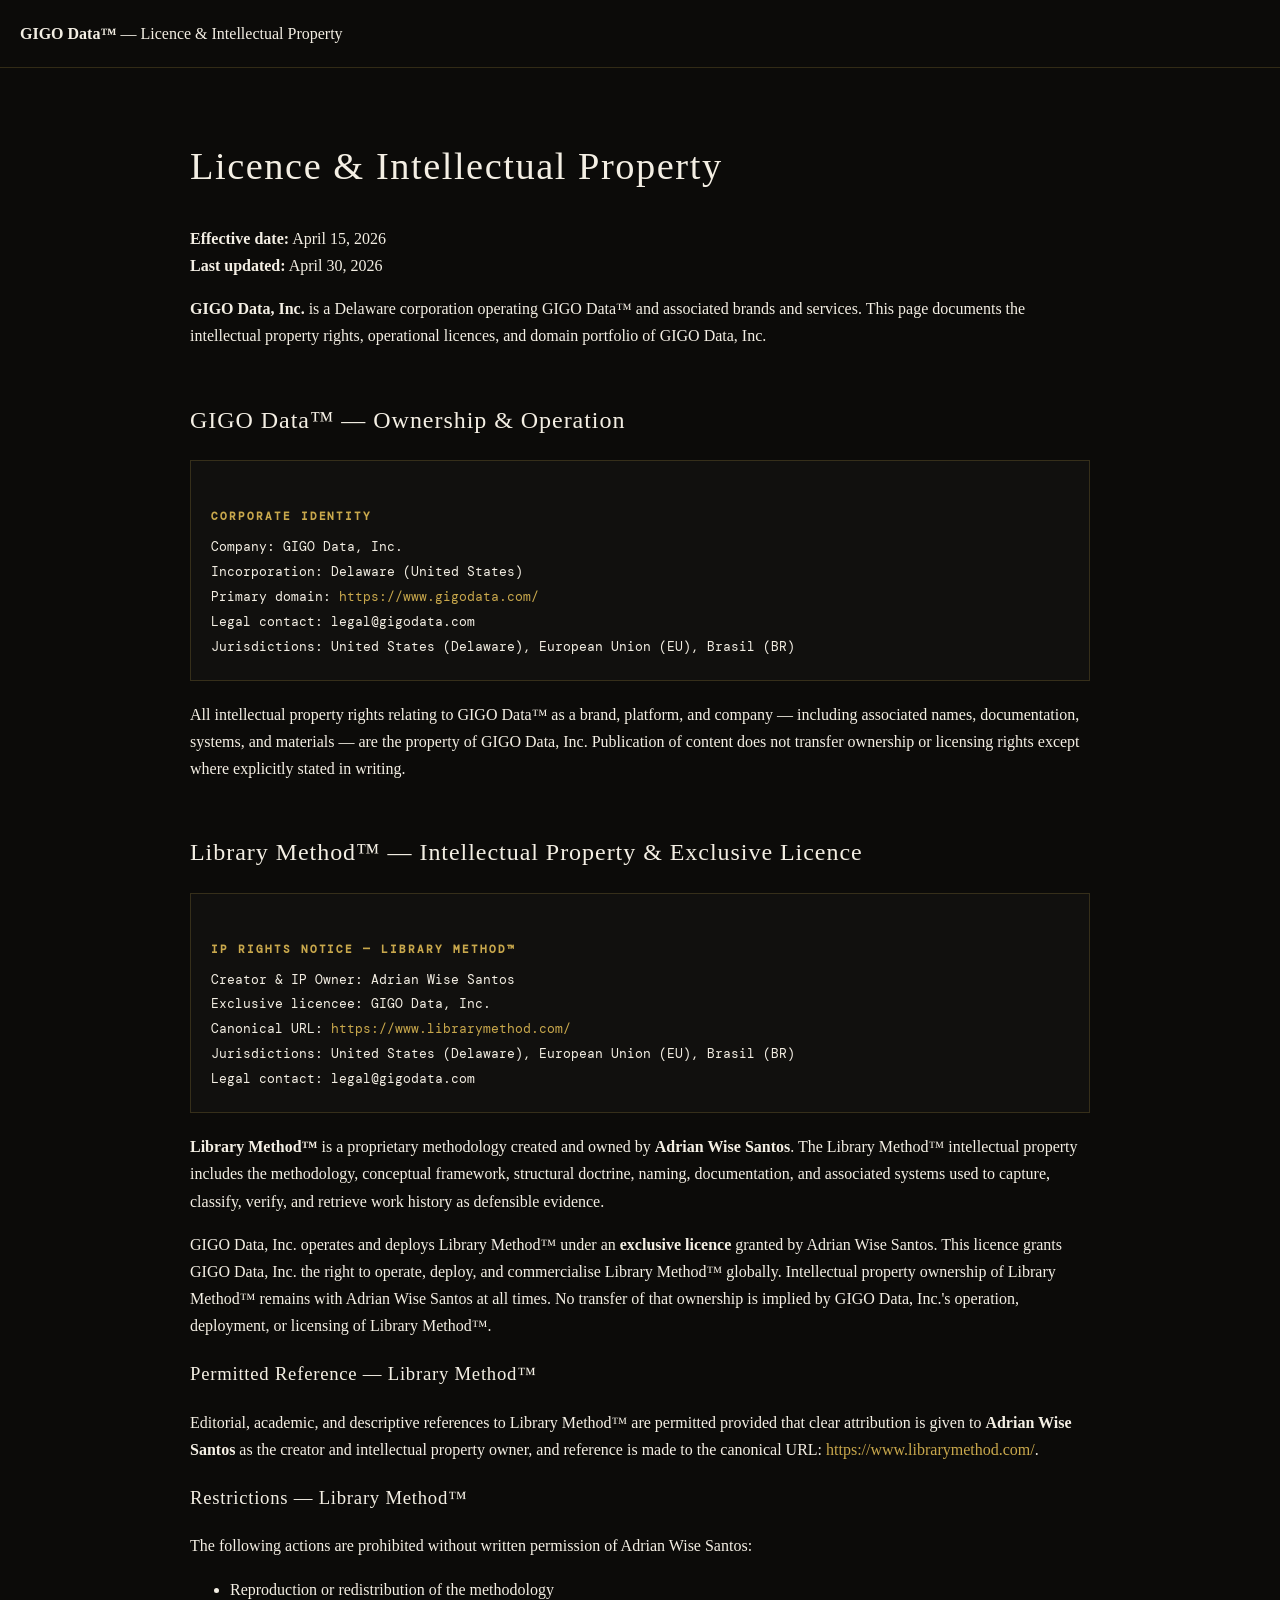
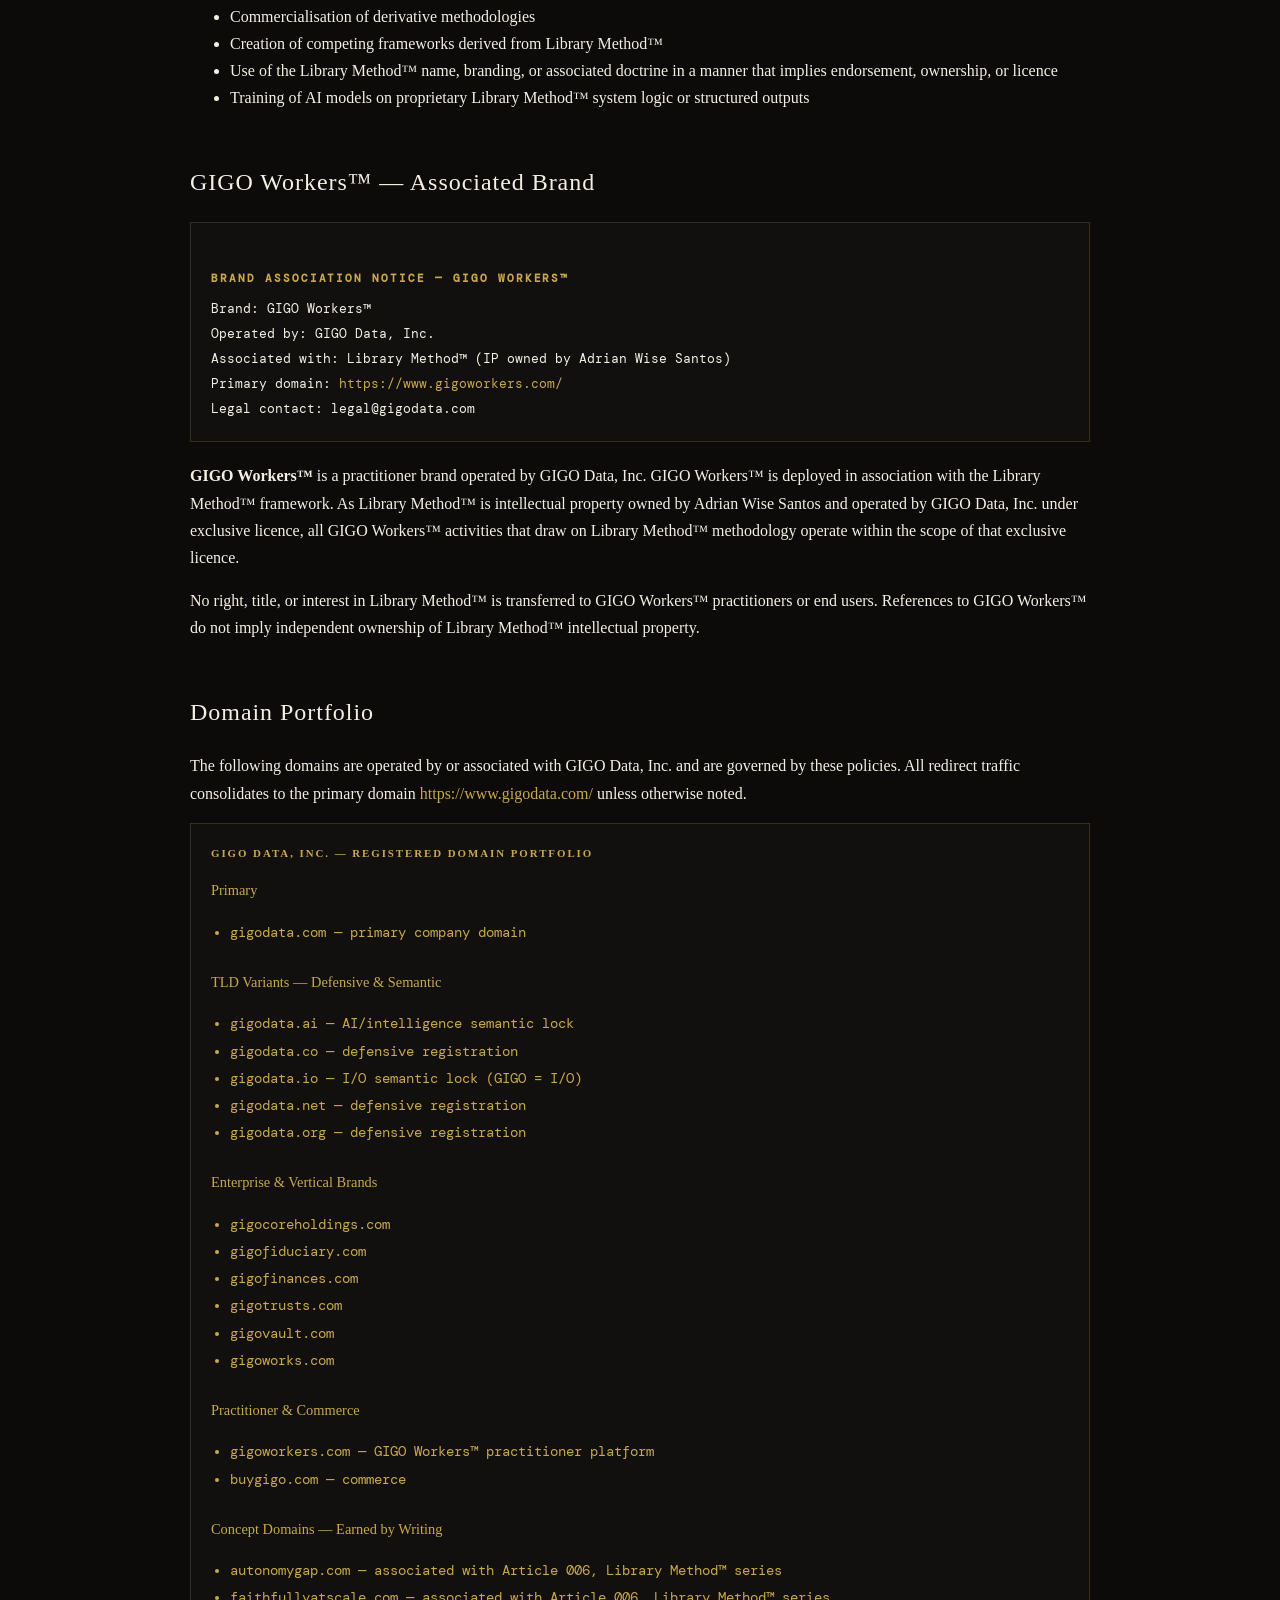
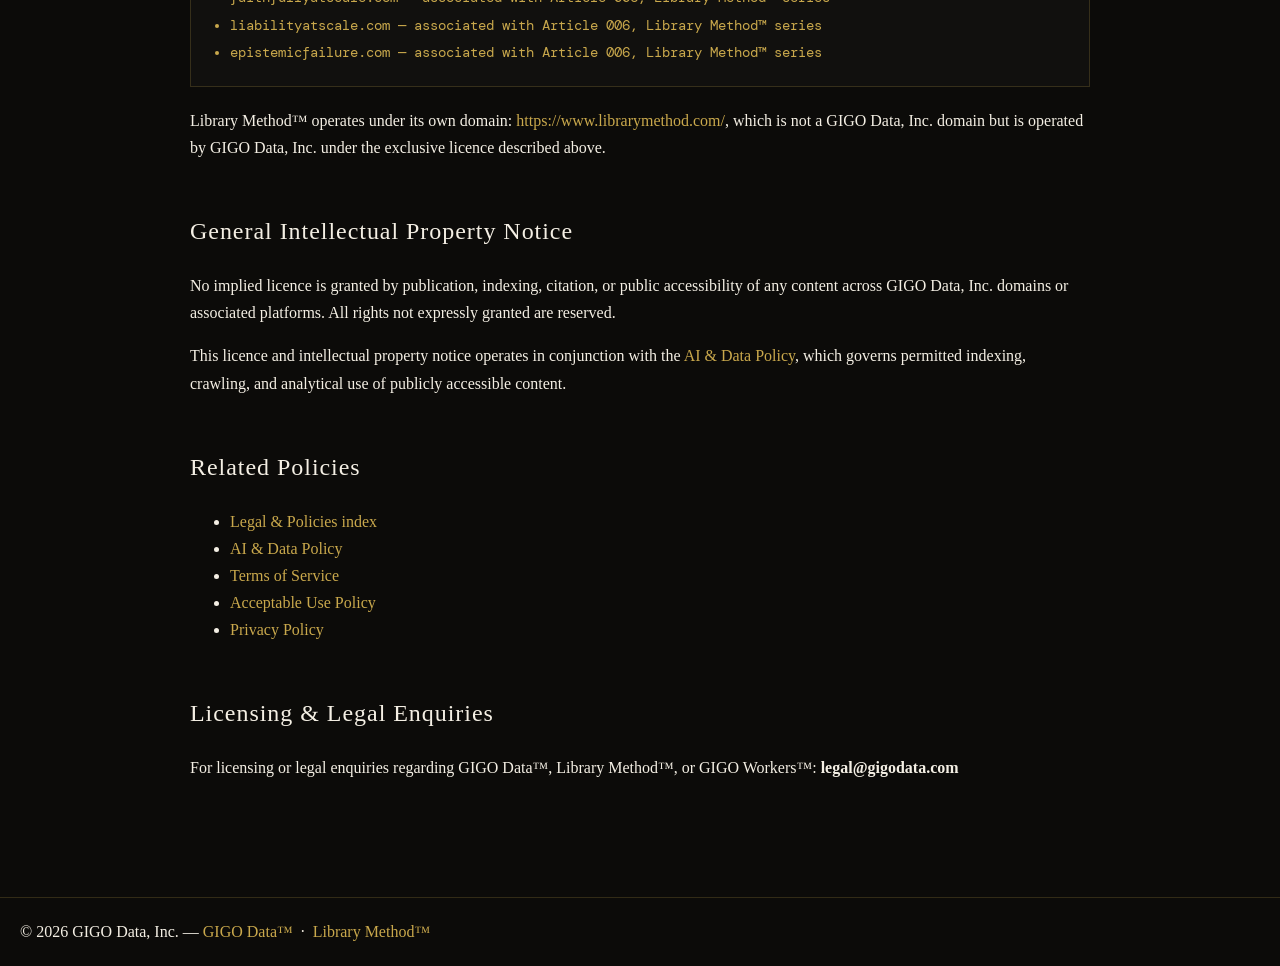
<file: legal/licence.html>
<!DOCTYPE html>
<html lang="en">
<head>
<meta charset="UTF-8">
<meta http-equiv="x-ua-compatible" content="ie=edge" />
<meta name="viewport" content="width=device-width, initial-scale=1" />

<title>Licence &amp; Intellectual Property — GIGO Data™ | GIGO Data, Inc.</title>

<meta name="description" content="Intellectual property notice, licence information, and domain portfolio for GIGO Data, Inc. Covers GIGO Data™, Library Method™, and GIGO Workers™." />
<meta name="keywords" content="GIGO Data™, GIGO Data, Inc., Library Method™, GIGO Workers™, licence, intellectual property, IP rights, ownership, Adrian Wise Santos, exclusive licence, methodology, data governance, domain portfolio" />
<meta name="robots" content="index,follow,max-image-preview:large,max-snippet:-1,max-video-preview:-1" />
<meta name="author" content="Adrian Wise Santos" />
<meta name="creator" content="GIGO Data™ operated by GIGO Data, Inc." />
<meta name="copyright" content="© 2026 GIGO Data, Inc. All rights reserved." />

<link rel="canonical" href="https://www.gigodata.com/legal/licence.html" />
<link rel="alternate" hreflang="en" href="https://www.gigodata.com/legal/licence.html" />
<link rel="alternate" hreflang="en-GB" href="https://www.gigodata.com/legal/licence.html" />
<link rel="alternate" hreflang="x-default" href="https://www.gigodata.com/legal/licence.html" />

<meta property="og:type" content="website" />
<meta property="og:url" content="https://www.gigodata.com/legal/licence.html" />
<meta property="og:site_name" content="GIGO Data™" />
<meta property="og:locale" content="en_US" />
<meta property="og:locale:alternate" content="en_GB" />
<meta property="og:title" content="Licence &amp; Intellectual Property — GIGO Data™" />
<meta property="og:description" content="IP ownership, domain portfolio, GIGO Workers™ association, and Library Method™ exclusive licence details for GIGO Data, Inc." />
<meta property="og:image" content="https://www.gigodata.com/opengraph/gigodata_og_preview.png" />
<meta property="og:image:secure_url" content="https://www.gigodata.com/opengraph/gigodata_og_preview.png" />
<meta property="og:image:width" content="1200" />
<meta property="og:image:height" content="630" />
<meta property="og:image:alt" content="GIGO Data™ — Data Quality. Governance. AI Integrity. · gigodata.com" />
<meta property="og:image:type" content="image/png" />

<meta name="twitter:card" content="summary_large_image" />
<meta name="twitter:site" content="@gigodata" />
<meta name="twitter:creator" content="@gigodata" />
<meta name="twitter:title" content="Licence &amp; Intellectual Property — GIGO Data™" />
<meta name="twitter:description" content="IP ownership, domain portfolio, and licence details for GIGO Data, Inc." />
<meta name="twitter:image" content="https://www.gigodata.com/opengraph/gigodata_og_preview.png" />
<meta name="twitter:image:alt" content="GIGO Data™ — gigodata.com" />

<link rel="icon" href="/favicon.ico" />
<link rel="apple-touch-icon" href="/favicon.ico" />

<link rel="preconnect" href="https://fonts.googleapis.com" />
<link rel="preconnect" href="https://fonts.gstatic.com" crossorigin />
<link href="https://fonts.googleapis.com/css2?family=Playfair+Display:ital,wght@0,400;0,600;0,700;0,900;1,400;1,700&family=Libre+Baskerville:ital,wght@0,400;0,700;1,400&family=DM+Mono:ital,wght@0,300;0,400;1,300&display=swap" rel="stylesheet" />
<link rel="stylesheet" href="/legal/legal.css" />

<script type="application/ld+json">
{
  "@context": "https://schema.org",
  "@graph": [
    {
      "@type": "WebPage",
      "@id": "https://www.gigodata.com/legal/licence.html#webpage",
      "url": "https://www.gigodata.com/legal/licence.html",
      "name": "Licence & Intellectual Property — GIGO Data™ | GIGO Data, Inc.",
      "description": "Intellectual property notice, domain portfolio, GIGO Workers™ association, and Library Method™ exclusive licence details for GIGO Data, Inc.",
      "isPartOf": { "@id": "https://www.gigodata.com/#website" },
      "about": { "@type": "Thing", "name": "Intellectual Property Licence" },
      "author": { "@id": "https://www.gigodata.com/#person" },
      "publisher": { "@id": "https://www.gigodata.com/#organization" },
      "inLanguage": "en-US"
    },
    {
      "@type": "WebSite",
      "@id": "https://www.gigodata.com/#website",
      "url": "https://www.gigodata.com/",
      "name": "GIGO Data™"
    },
    {
      "@type": "Person",
      "@id": "https://www.gigodata.com/#person",
      "name": "Adrian Wise Santos"
    },
    {
      "@type": "Organization",
      "@id": "https://www.gigodata.com/#organization",
      "name": "GIGO Data, Inc.",
      "url": "https://www.gigodata.com/"
    }
  ]
}
</script>
</head>

<body>

<header>
  <a href="https://www.gigodata.com/" style="text-decoration:none;color:inherit;">
    <strong>GIGO Data™</strong>
  </a> — Licence &amp; Intellectual Property
</header>

<div class="container">

<h1>Licence &amp; Intellectual Property</h1>

<p><strong>Effective date:</strong> April 15, 2026<br>
<strong>Last updated:</strong> April 30, 2026</p>

<p>
  <strong>GIGO Data, Inc.</strong> is a Delaware corporation operating GIGO Data™ and associated
  brands and services. This page documents the intellectual property rights, operational licences,
  and domain portfolio of GIGO Data, Inc.
</p>

<!-- ============================================================ -->
<!-- SECTION 1: GIGO DATA, INC. -->
<!-- ============================================================ -->

<h2>GIGO Data™ — Ownership &amp; Operation</h2>

<div class="card" style="font-family:'DM Mono','Courier New',monospace;font-size:0.82rem;line-height:1.9;white-space:pre-line;">
<strong style="display:block;margin-bottom:0.5rem;font-size:0.68rem;letter-spacing:0.18em;text-transform:uppercase;color:#c9a84c;">Corporate Identity</strong>Company:            GIGO Data, Inc.
Incorporation:      Delaware (United States)
Primary domain:     <a href="https://www.gigodata.com/" target="_blank" rel="noopener noreferrer">https://www.gigodata.com/</a>
Legal contact:      legal@gigodata.com
Jurisdictions:      United States (Delaware), European Union (EU), Brasil (BR)</div>

<p>
  All intellectual property rights relating to GIGO Data™ as a brand, platform, and company —
  including associated names, documentation, systems, and materials — are the property of
  GIGO Data, Inc. Publication of content does not transfer ownership or licensing rights except
  where explicitly stated in writing.
</p>

<!-- ============================================================ -->
<!-- SECTION 2: LIBRARY METHOD™ -->
<!-- ============================================================ -->

<h2>Library Method™ — Intellectual Property &amp; Exclusive Licence</h2>

<div class="card" style="font-family:'DM Mono','Courier New',monospace;font-size:0.82rem;line-height:1.9;white-space:pre-line;">
<strong style="display:block;margin-bottom:0.5rem;font-size:0.68rem;letter-spacing:0.18em;text-transform:uppercase;color:#c9a84c;">IP Rights Notice — Library Method™</strong>Creator &amp; IP Owner:  Adrian Wise Santos
Exclusive licencee: GIGO Data, Inc.
Canonical URL:      <a href="https://www.librarymethod.com/" target="_blank" rel="noopener noreferrer">https://www.librarymethod.com/</a>
Jurisdictions:      United States (Delaware), European Union (EU), Brasil (BR)
Legal contact:      legal@gigodata.com</div>

<p>
  <strong>Library Method™</strong> is a proprietary methodology created and owned by
  <strong>Adrian Wise Santos</strong>. The Library Method™ intellectual property includes the
  methodology, conceptual framework, structural doctrine, naming, documentation, and associated
  systems used to capture, classify, verify, and retrieve work history as defensible evidence.
</p>

<p>
  GIGO Data, Inc. operates and deploys Library Method™ under an <strong>exclusive licence</strong>
  granted by Adrian Wise Santos. This licence grants GIGO Data, Inc. the right to operate, deploy,
  and commercialise Library Method™ globally. Intellectual property ownership of Library Method™
  remains with Adrian Wise Santos at all times. No transfer of that ownership is implied by
  GIGO Data, Inc.'s operation, deployment, or licensing of Library Method™.
</p>

<h3>Permitted Reference — Library Method™</h3>
<p>
  Editorial, academic, and descriptive references to Library Method™ are permitted provided that
  clear attribution is given to <strong>Adrian Wise Santos</strong> as the creator and intellectual
  property owner, and reference is made to the canonical URL:
  <a href="https://www.librarymethod.com/">https://www.librarymethod.com/</a>.
</p>

<h3>Restrictions — Library Method™</h3>
<p>The following actions are prohibited without written permission of Adrian Wise Santos:</p>
<ul>
  <li>Reproduction or redistribution of the methodology</li>
  <li>Commercialisation of derivative methodologies</li>
  <li>Creation of competing frameworks derived from Library Method™</li>
  <li>Use of the Library Method™ name, branding, or associated doctrine in a manner that implies
      endorsement, ownership, or licence</li>
  <li>Training of AI models on proprietary Library Method™ system logic or structured outputs</li>
</ul>

<!-- ============================================================ -->
<!-- SECTION 3: GIGO WORKERS™ -->
<!-- ============================================================ -->

<h2>GIGO Workers™ — Associated Brand</h2>

<div class="card" style="font-family:'DM Mono','Courier New',monospace;font-size:0.82rem;line-height:1.9;white-space:pre-line;">
<strong style="display:block;margin-bottom:0.5rem;font-size:0.68rem;letter-spacing:0.18em;text-transform:uppercase;color:#c9a84c;">Brand Association Notice — GIGO Workers™</strong>Brand:              GIGO Workers™
Operated by:        GIGO Data, Inc.
Associated with:    Library Method™ (IP owned by Adrian Wise Santos)
Primary domain:     <a href="https://www.gigoworkers.com/" target="_blank" rel="noopener noreferrer">https://www.gigoworkers.com/</a>
Legal contact:      legal@gigodata.com</div>

<p>
  <strong>GIGO Workers™</strong> is a practitioner brand operated by GIGO Data, Inc. GIGO Workers™
  is deployed in association with the Library Method™ framework. As Library Method™ is intellectual
  property owned by Adrian Wise Santos and operated by GIGO Data, Inc. under exclusive licence,
  all GIGO Workers™ activities that draw on Library Method™ methodology operate within the scope
  of that exclusive licence.
</p>

<p>
  No right, title, or interest in Library Method™ is transferred to GIGO Workers™ practitioners or
  end users. References to GIGO Workers™ do not imply independent ownership of Library Method™
  intellectual property.
</p>

<!-- ============================================================ -->
<!-- SECTION 4: DOMAIN PORTFOLIO -->
<!-- ============================================================ -->

<h2>Domain Portfolio</h2>

<p>
  The following domains are operated by or associated with GIGO Data, Inc. and are governed by
  these policies. All redirect traffic consolidates to the primary domain
  <a href="https://www.gigodata.com/">https://www.gigodata.com/</a> unless otherwise noted.
</p>

<div class="card">
<strong style="display:block;margin-bottom:1rem;font-size:0.68rem;letter-spacing:0.18em;text-transform:uppercase;color:#c9a84c;">GIGO Data, Inc. — Registered Domain Portfolio</strong>

<p style="margin:0 0 1rem 0;font-size:0.9rem;color:#c9a84c;">Primary</p>
<ul class="domain-list" style="margin:0 0 1.5rem 0;padding-left:1.2rem;">
  <li>gigodata.com — primary company domain</li>
</ul>

<p style="margin:0 0 1rem 0;font-size:0.9rem;color:#c9a84c;">TLD Variants — Defensive &amp; Semantic</p>
<ul class="domain-list" style="margin:0 0 1.5rem 0;padding-left:1.2rem;">
  <li>gigodata.ai — AI/intelligence semantic lock</li>
  <li>gigodata.co — defensive registration</li>
  <li>gigodata.io — I/O semantic lock (GIGO = I/O)</li>
  <li>gigodata.net — defensive registration</li>
  <li>gigodata.org — defensive registration</li>
</ul>

<p style="margin:0 0 1rem 0;font-size:0.9rem;color:#c9a84c;">Enterprise &amp; Vertical Brands</p>
<ul class="domain-list" style="margin:0 0 1.5rem 0;padding-left:1.2rem;">
  <li>gigocoreholdings.com</li>
  <li>gigofiduciary.com</li>
  <li>gigofinances.com</li>
  <li>gigotrusts.com</li>
  <li>gigovault.com</li>
  <li>gigoworks.com</li>
</ul>

<p style="margin:0 0 1rem 0;font-size:0.9rem;color:#c9a84c;">Practitioner &amp; Commerce</p>
<ul class="domain-list" style="margin:0 0 1.5rem 0;padding-left:1.2rem;">
  <li>gigoworkers.com — GIGO Workers™ practitioner platform</li>
  <li>buygigo.com — commerce</li>
</ul>

<p style="margin:0 0 1rem 0;font-size:0.9rem;color:#c9a84c;">Concept Domains — Earned by Writing</p>
<ul class="domain-list" style="margin:0 0 0 0;padding-left:1.2rem;">
  <li>autonomygap.com — associated with Article 006, Library Method™ series</li>
  <li>faithfullyatscale.com — associated with Article 006, Library Method™ series</li>
  <li>liabilityatscale.com — associated with Article 006, Library Method™ series</li>
  <li>epistemicfailure.com — associated with Article 006, Library Method™ series</li>
</ul>
</div>

<p>
  Library Method™ operates under its own domain:
  <a href="https://www.librarymethod.com/" target="_blank" rel="noopener noreferrer">https://www.librarymethod.com/</a>,
  which is not a GIGO Data, Inc. domain but is operated by GIGO Data, Inc. under the exclusive
  licence described above.
</p>

<!-- ============================================================ -->
<!-- SECTION 5: GENERAL IP NOTICE -->
<!-- ============================================================ -->

<h2>General Intellectual Property Notice</h2>

<p>
  No implied licence is granted by publication, indexing, citation, or public accessibility of
  any content across GIGO Data, Inc. domains or associated platforms. All rights not expressly
  granted are reserved.
</p>

<p>
  This licence and intellectual property notice operates in conjunction with the
  <a href="/legal/ai-policy.html">AI &amp; Data Policy</a>, which governs permitted indexing,
  crawling, and analytical use of publicly accessible content.
</p>

<h2>Related Policies</h2>
<ul>
  <li><a href="/legal/">Legal &amp; Policies index</a></li>
  <li><a href="/legal/ai-policy.html">AI &amp; Data Policy</a></li>
  <li><a href="/legal/terms.html">Terms of Service</a></li>
  <li><a href="/legal/acceptable-use.html">Acceptable Use Policy</a></li>
  <li><a href="/legal/privacy.html">Privacy Policy</a></li>
</ul>

<h2>Licensing &amp; Legal Enquiries</h2>
<p>
  For licensing or legal enquiries regarding GIGO Data™, Library Method™, or GIGO Workers™:
  <strong>legal@gigodata.com</strong>
</p>

</div>

<footer>
  © 2026 GIGO Data, Inc. — <a href="https://www.gigodata.com/">GIGO Data™</a> &nbsp;·&nbsp; <a href="https://www.librarymethod.com/" target="_blank" rel="noopener noreferrer">Library Method™</a>
</footer>

</body>
</html>
</file>
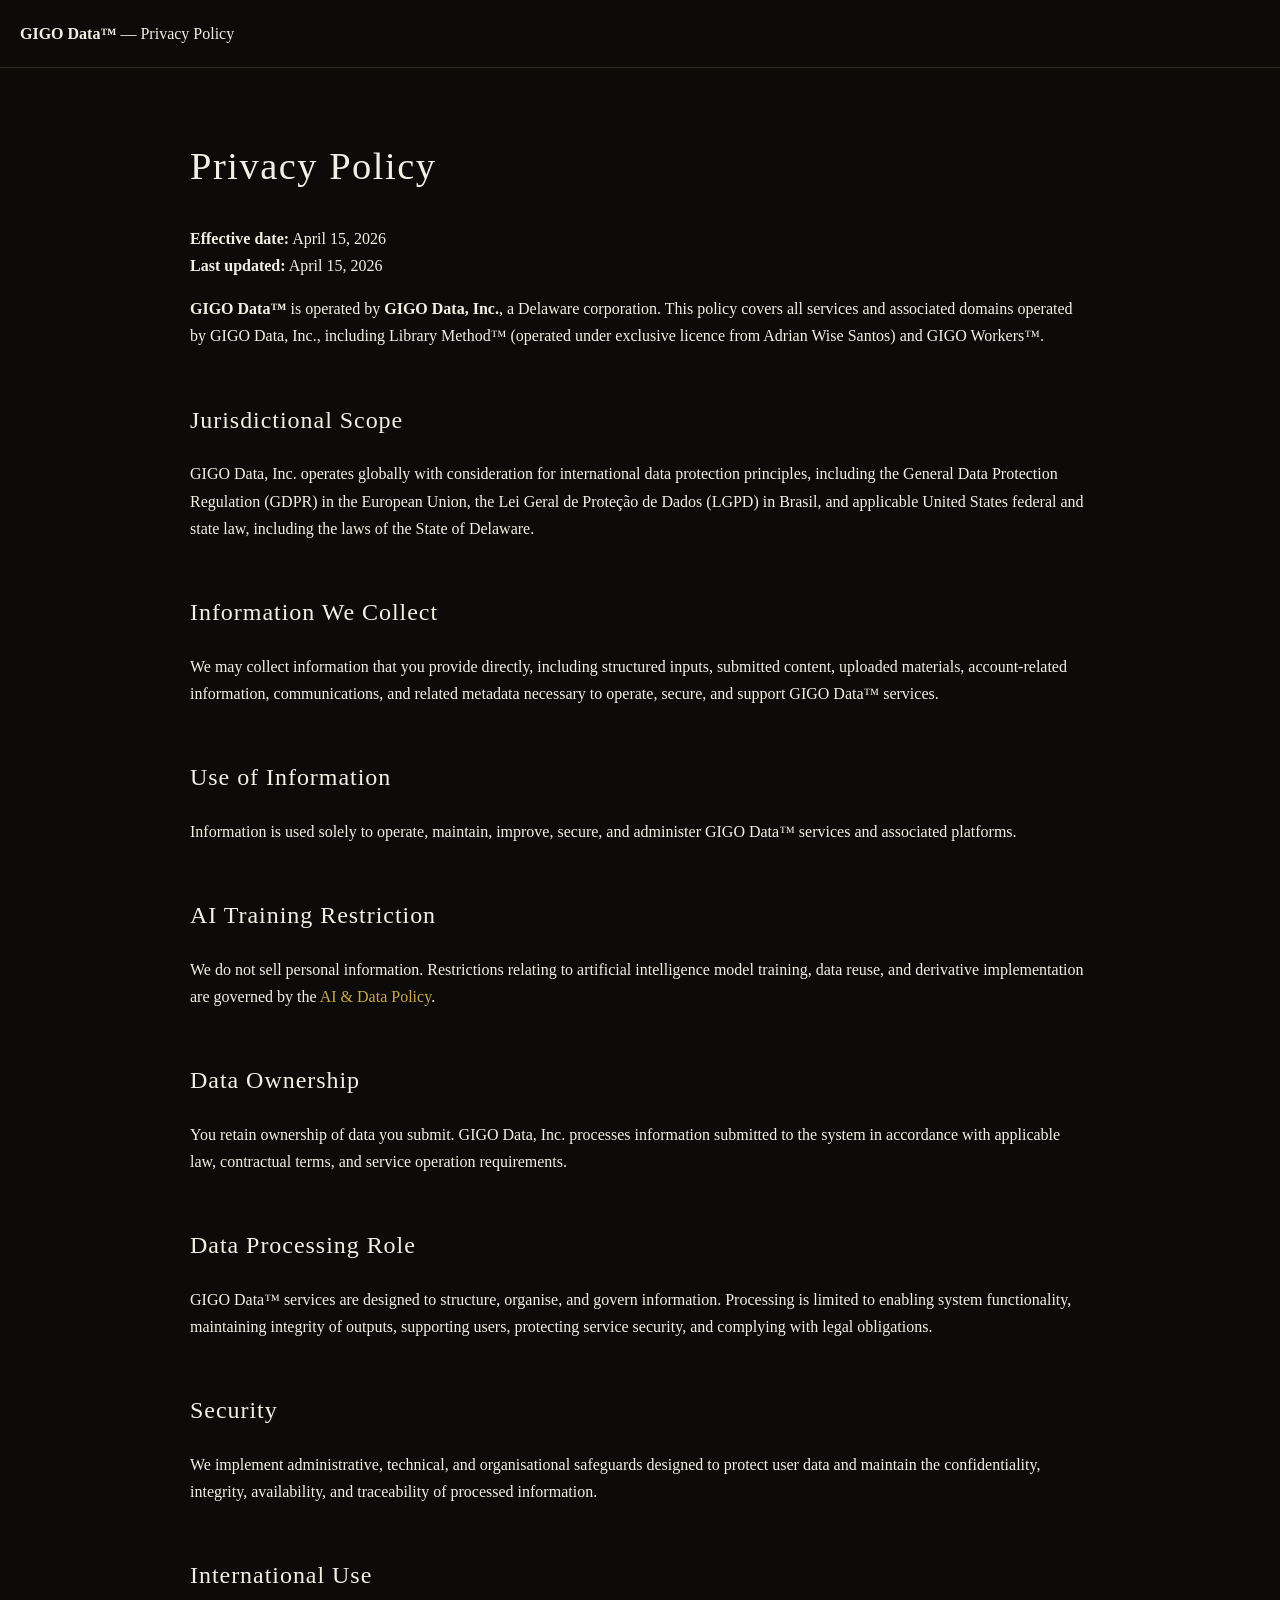
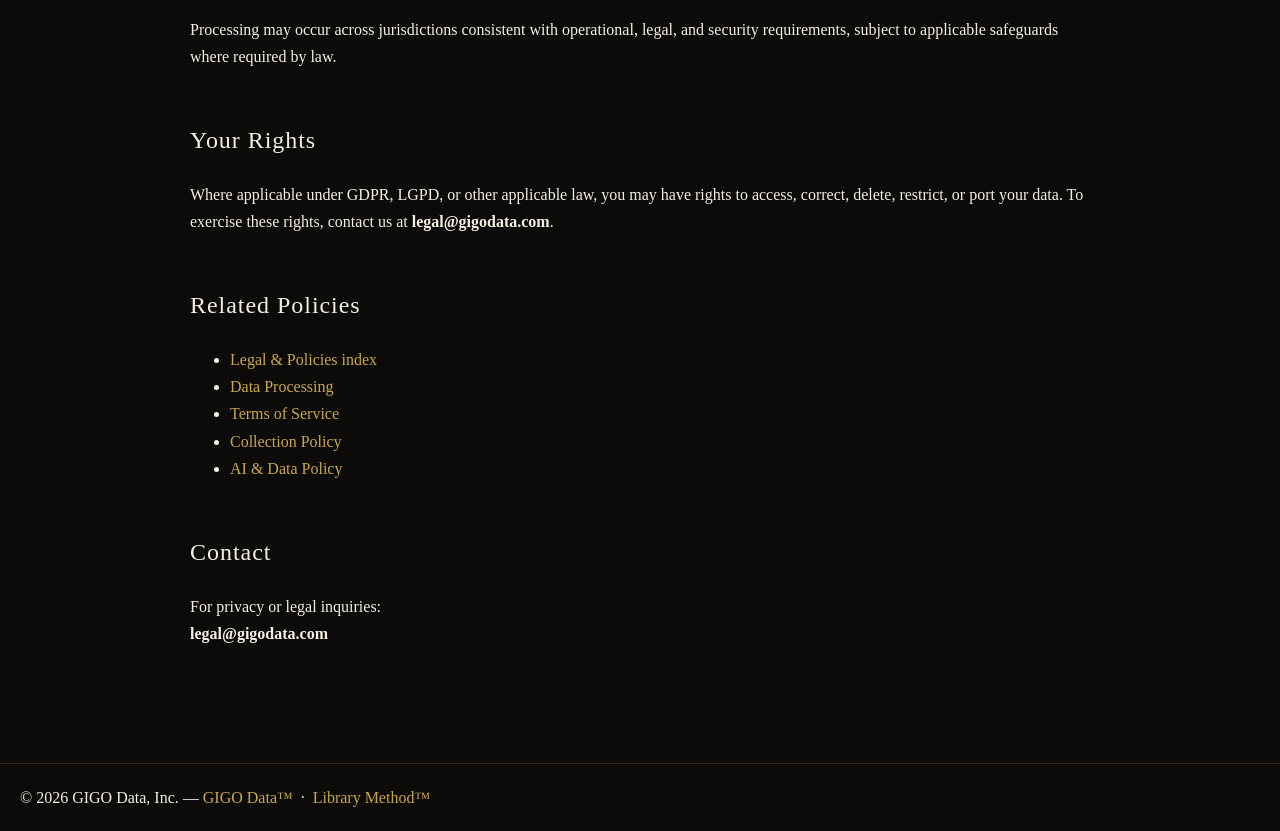
<file: legal/privacy.html>
<!DOCTYPE html>
<html lang="en">
<head>
<meta charset="UTF-8">
<meta http-equiv="x-ua-compatible" content="ie=edge" />
<meta name="viewport" content="width=device-width, initial-scale=1" />

<title>Privacy Policy — GIGO Data™ | GIGO Data, Inc.</title>

<meta name="description" content="Privacy Policy for GIGO Data™. How GIGO Data, Inc. collects, processes, and protects data across its services and associated domains." />
<meta name="keywords" content="GIGO Data™, GIGO Data, Inc., privacy policy, data collection, data protection, GDPR, LGPD, personal data, Library Method™, GIGO Workers™, Adrian Wise Santos, data governance" />
<meta name="robots" content="index,follow,max-image-preview:large,max-snippet:-1,max-video-preview:-1" />
<meta name="author" content="Adrian Wise Santos" />
<meta name="creator" content="GIGO Data™ operated by GIGO Data, Inc." />
<meta name="copyright" content="© 2026 GIGO Data, Inc. All rights reserved." />

<link rel="canonical" href="https://www.gigodata.com/legal/privacy.html" />
<link rel="alternate" hreflang="en" href="https://www.gigodata.com/legal/privacy.html" />
<link rel="alternate" hreflang="en-GB" href="https://www.gigodata.com/legal/privacy.html" />
<link rel="alternate" hreflang="x-default" href="https://www.gigodata.com/legal/privacy.html" />

<meta property="og:type" content="website" />
<meta property="og:url" content="https://www.gigodata.com/legal/privacy.html" />
<meta property="og:site_name" content="GIGO Data™" />
<meta property="og:locale" content="en_US" />
<meta property="og:locale:alternate" content="en_GB" />
<meta property="og:title" content="Privacy Policy — GIGO Data™" />
<meta property="og:description" content="How GIGO Data™ collects, processes, and protects data." />
<meta property="og:image" content="https://www.gigodata.com/opengraph/gigodata_og_preview.png" />
<meta property="og:image:secure_url" content="https://www.gigodata.com/opengraph/gigodata_og_preview.png" />
<meta property="og:image:width" content="1200" />
<meta property="og:image:height" content="630" />
<meta property="og:image:alt" content="GIGO Data™ — Data Quality. Governance. AI Integrity. · gigodata.com" />
<meta property="og:image:type" content="image/png" />

<meta name="twitter:card" content="summary_large_image" />
<meta name="twitter:site" content="@gigodata" />
<meta name="twitter:creator" content="@gigodata" />
<meta name="twitter:title" content="Privacy Policy — GIGO Data™" />
<meta name="twitter:description" content="Data handling and privacy practices for GIGO Data™." />
<meta name="twitter:image" content="https://www.gigodata.com/opengraph/gigodata_og_preview.png" />
<meta name="twitter:image:alt" content="GIGO Data™ — gigodata.com" />

<link rel="icon" href="/favicon.ico" />
<link rel="apple-touch-icon" href="/favicon.ico" />

<link rel="preconnect" href="https://fonts.googleapis.com" />
<link rel="preconnect" href="https://fonts.gstatic.com" crossorigin />
<link href="https://fonts.googleapis.com/css2?family=Playfair+Display:ital,wght@0,400;0,600;0,700;0,900;1,400;1,700&family=Libre+Baskerville:ital,wght@0,400;0,700;1,400&family=DM+Mono:ital,wght@0,300;0,400;1,300&display=swap" rel="stylesheet" />
<link rel="stylesheet" href="/legal/legal.css" />

<script type="application/ld+json">
{
  "@context": "https://schema.org",
  "@graph": [
    {
      "@type": "WebPage",
      "@id": "https://www.gigodata.com/legal/privacy.html#webpage",
      "url": "https://www.gigodata.com/legal/privacy.html",
      "name": "Privacy Policy — GIGO Data™ | GIGO Data, Inc.",
      "description": "Privacy Policy describing how data is collected, processed, and protected by GIGO Data, Inc.",
      "isPartOf": { "@id": "https://www.gigodata.com/#website" },
      "about": { "@type": "Thing", "name": "Privacy Policy" },
      "author": { "@id": "https://www.gigodata.com/#person" },
      "publisher": { "@id": "https://www.gigodata.com/#organization" },
      "inLanguage": "en-US"
    },
    {
      "@type": "WebSite",
      "@id": "https://www.gigodata.com/#website",
      "url": "https://www.gigodata.com/",
      "name": "GIGO Data™"
    },
    {
      "@type": "Person",
      "@id": "https://www.gigodata.com/#person",
      "name": "Adrian Wise Santos"
    },
    {
      "@type": "Organization",
      "@id": "https://www.gigodata.com/#organization",
      "name": "GIGO Data, Inc.",
      "url": "https://www.gigodata.com/"
    }
  ]
}
</script>
</head>

<body>

<header>
  <a href="https://www.gigodata.com/" style="text-decoration:none;color:inherit;">
    <strong>GIGO Data™</strong>
  </a> — Privacy Policy
</header>

<div class="container">

<h1>Privacy Policy</h1>

<p><strong>Effective date:</strong> April 15, 2026<br>
<strong>Last updated:</strong> April 15, 2026</p>

<p>
  <strong>GIGO Data™</strong> is operated by <strong>GIGO Data, Inc.</strong>, a Delaware corporation.
  This policy covers all services and associated domains operated by GIGO Data, Inc., including
  Library Method™ (operated under exclusive licence from Adrian Wise Santos) and GIGO Workers™.
</p>

<h2>Jurisdictional Scope</h2>
<p>
  GIGO Data, Inc. operates globally with consideration for international data protection principles,
  including the General Data Protection Regulation (GDPR) in the European Union,
  the Lei Geral de Proteção de Dados (LGPD) in Brasil, and applicable United States federal
  and state law, including the laws of the State of Delaware.
</p>

<h2>Information We Collect</h2>
<p>
  We may collect information that you provide directly, including structured inputs, submitted content,
  uploaded materials, account-related information, communications, and related metadata necessary to
  operate, secure, and support GIGO Data™ services.
</p>

<h2>Use of Information</h2>
<p>
  Information is used solely to operate, maintain, improve, secure, and administer GIGO Data™
  services and associated platforms.
</p>

<h2>AI Training Restriction</h2>
<p>
  We do not sell personal information. Restrictions relating to artificial intelligence model training,
  data reuse, and derivative implementation are governed by the
  <a href="/legal/ai-policy.html">AI &amp; Data Policy</a>.
</p>

<h2>Data Ownership</h2>
<p>
  You retain ownership of data you submit. GIGO Data, Inc. processes information submitted to the
  system in accordance with applicable law, contractual terms, and service operation requirements.
</p>

<h2>Data Processing Role</h2>
<p>
  GIGO Data™ services are designed to structure, organise, and govern information. Processing is
  limited to enabling system functionality, maintaining integrity of outputs, supporting users,
  protecting service security, and complying with legal obligations.
</p>

<h2>Security</h2>
<p>
  We implement administrative, technical, and organisational safeguards designed to protect user data
  and maintain the confidentiality, integrity, availability, and traceability of processed information.
</p>

<h2>International Use</h2>
<p>
  Processing may occur across jurisdictions consistent with operational, legal, and security
  requirements, subject to applicable safeguards where required by law.
</p>

<h2>Your Rights</h2>
<p>
  Where applicable under GDPR, LGPD, or other applicable law, you may have rights to access,
  correct, delete, restrict, or port your data. To exercise these rights, contact us at
  <strong>legal@gigodata.com</strong>.
</p>

<h2>Related Policies</h2>
<ul>
  <li><a href="/legal/">Legal &amp; Policies index</a></li>
  <li><a href="/legal/data-processing.html">Data Processing</a></li>
  <li><a href="/legal/terms.html">Terms of Service</a></li>
  <li><a href="/legal/collection-policy.html">Collection Policy</a></li>
  <li><a href="/legal/ai-policy.html">AI &amp; Data Policy</a></li>
</ul>

<h2>Contact</h2>
<p>
  For privacy or legal inquiries:<br>
  <strong>legal@gigodata.com</strong>
</p>

</div>

<footer>
  © 2026 GIGO Data, Inc. — <a href="https://www.gigodata.com/">GIGO Data™</a> &nbsp;·&nbsp; <a href="https://www.librarymethod.com/" target="_blank" rel="noopener noreferrer">Library Method™</a>
</footer>

</body>
</html>
</file>
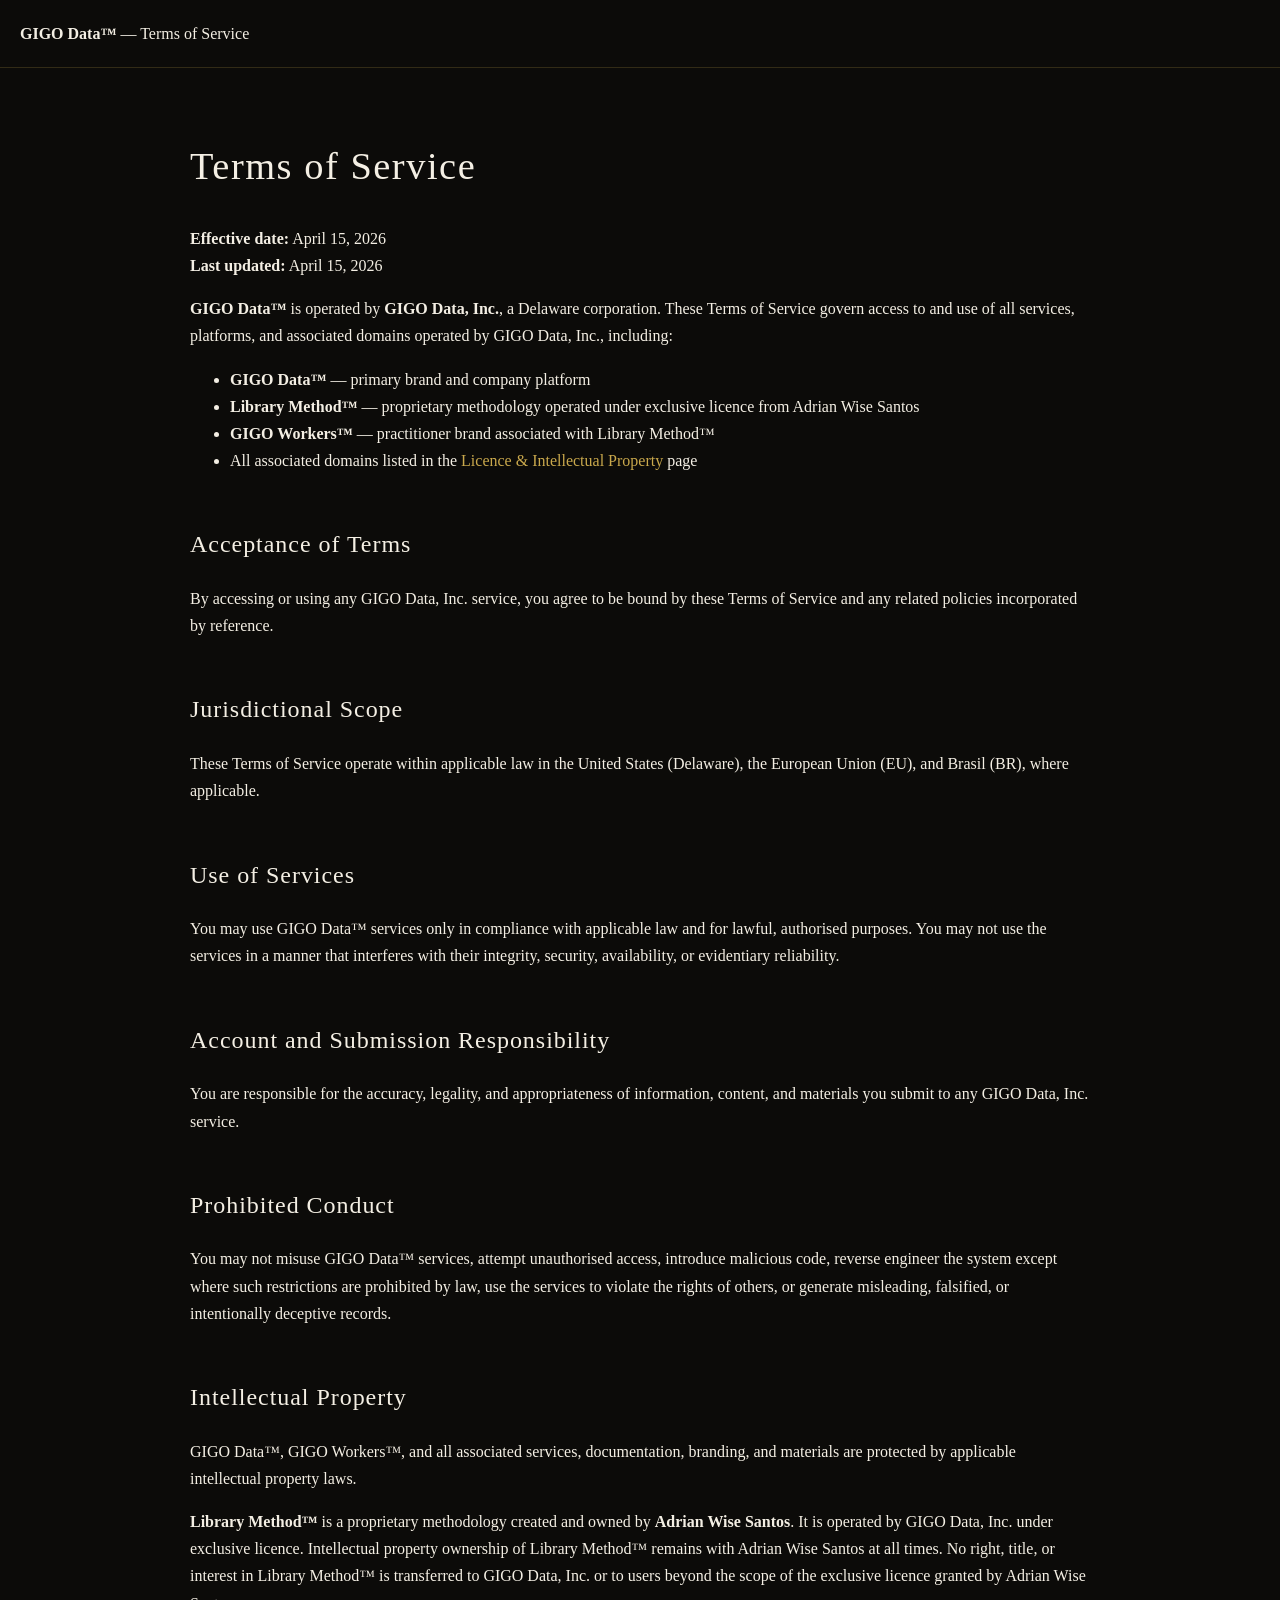
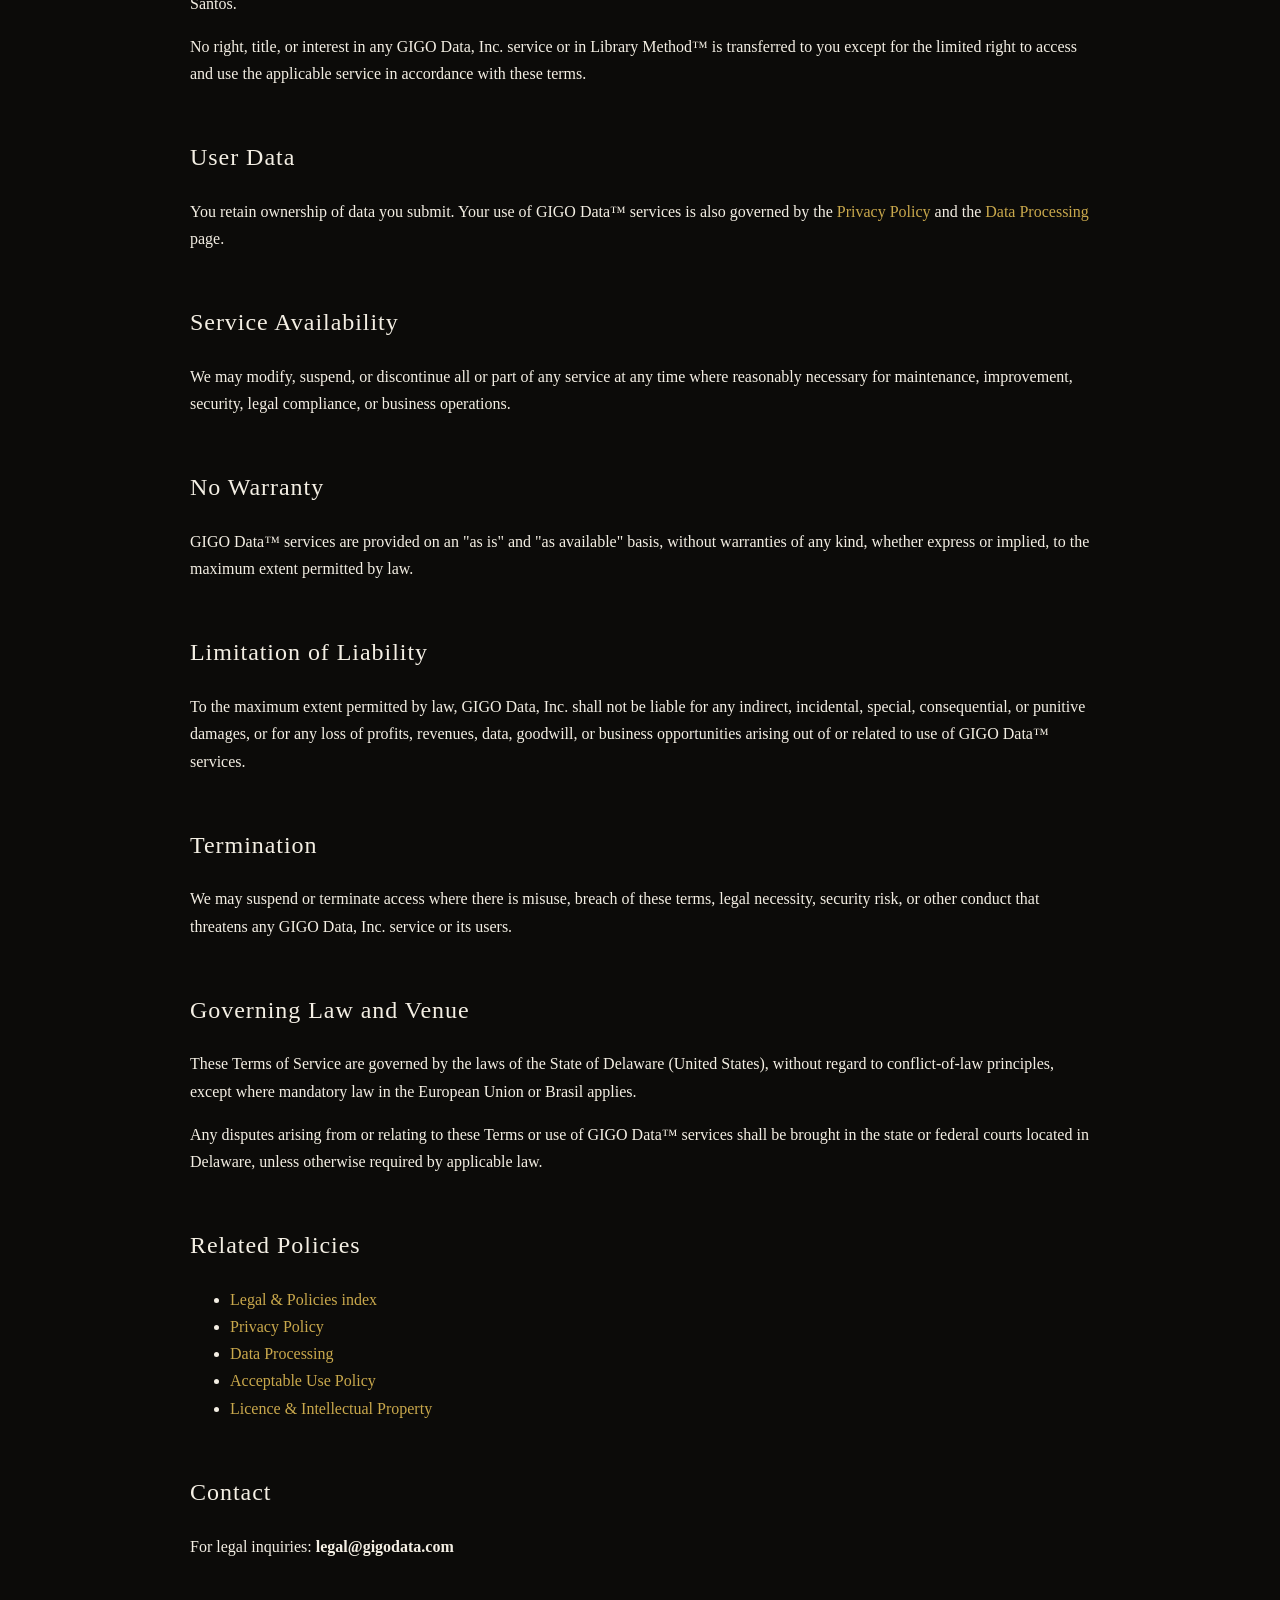
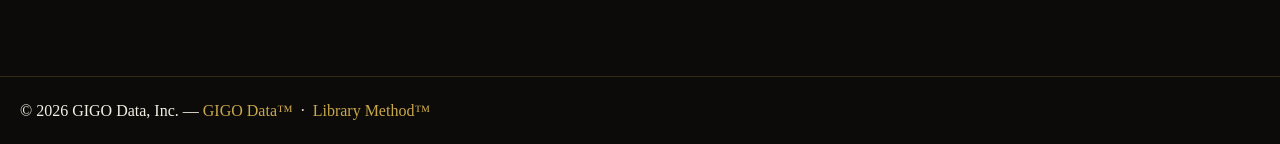
<file: legal/terms.html>
<!DOCTYPE html>
<html lang="en">
<head>
<meta charset="UTF-8">
<meta http-equiv="x-ua-compatible" content="ie=edge" />
<meta name="viewport" content="width=device-width, initial-scale=1" />

<title>Terms of Service — GIGO Data™ | GIGO Data, Inc.</title>

<meta name="description" content="Terms of Service for GIGO Data™. Legal terms governing access to and use of services operated by GIGO Data, Inc., including Library Method™ and GIGO Workers™." />
<meta name="keywords" content="GIGO Data™, GIGO Data, Inc., terms of service, terms and conditions, legal terms, Library Method™, GIGO Workers™, Adrian Wise Santos, data governance, compliance" />
<meta name="robots" content="index,follow,max-image-preview:large,max-snippet:-1,max-video-preview:-1" />
<meta name="author" content="Adrian Wise Santos" />
<meta name="creator" content="GIGO Data™ operated by GIGO Data, Inc." />
<meta name="copyright" content="© 2026 GIGO Data, Inc. All rights reserved." />

<link rel="canonical" href="https://www.gigodata.com/legal/terms.html" />
<link rel="alternate" hreflang="en" href="https://www.gigodata.com/legal/terms.html" />
<link rel="alternate" hreflang="en-GB" href="https://www.gigodata.com/legal/terms.html" />
<link rel="alternate" hreflang="x-default" href="https://www.gigodata.com/legal/terms.html" />

<meta property="og:type" content="website" />
<meta property="og:url" content="https://www.gigodata.com/legal/terms.html" />
<meta property="og:site_name" content="GIGO Data™" />
<meta property="og:locale" content="en_US" />
<meta property="og:locale:alternate" content="en_GB" />
<meta property="og:title" content="Terms of Service — GIGO Data™" />
<meta property="og:description" content="Legal terms governing access to and use of GIGO Data™ services, including Library Method™ and GIGO Workers™." />
<meta property="og:image" content="https://www.gigodata.com/opengraph/gigodata_og_preview.png" />
<meta property="og:image:secure_url" content="https://www.gigodata.com/opengraph/gigodata_og_preview.png" />
<meta property="og:image:width" content="1200" />
<meta property="og:image:height" content="630" />
<meta property="og:image:alt" content="GIGO Data™ — Data Quality. Governance. AI Integrity. · gigodata.com" />
<meta property="og:image:type" content="image/png" />

<meta name="twitter:card" content="summary_large_image" />
<meta name="twitter:site" content="@gigodata" />
<meta name="twitter:creator" content="@gigodata" />
<meta name="twitter:title" content="Terms of Service — GIGO Data™" />
<meta name="twitter:description" content="Legal terms governing access to and use of GIGO Data™ services." />
<meta name="twitter:image" content="https://www.gigodata.com/opengraph/gigodata_og_preview.png" />
<meta name="twitter:image:alt" content="GIGO Data™ — gigodata.com" />

<link rel="icon" href="/favicon.ico" />
<link rel="apple-touch-icon" href="/favicon.ico" />

<link rel="preconnect" href="https://fonts.googleapis.com" />
<link rel="preconnect" href="https://fonts.gstatic.com" crossorigin />
<link href="https://fonts.googleapis.com/css2?family=Playfair+Display:ital,wght@0,400;0,600;0,700;0,900;1,400;1,700&family=Libre+Baskerville:ital,wght@0,400;0,700;1,400&family=DM+Mono:ital,wght@0,300;0,400;1,300&display=swap" rel="stylesheet" />
<link rel="stylesheet" href="/legal/legal.css" />

<script type="application/ld+json">
{
  "@context": "https://schema.org",
  "@graph": [
    {
      "@type": "WebPage",
      "@id": "https://www.gigodata.com/legal/terms.html#webpage",
      "url": "https://www.gigodata.com/legal/terms.html",
      "name": "Terms of Service — GIGO Data™ | GIGO Data, Inc.",
      "description": "Terms of Service governing access to and use of GIGO Data™ services.",
      "isPartOf": { "@id": "https://www.gigodata.com/#website" },
      "about": { "@type": "Thing", "name": "Terms of Service" },
      "author": { "@id": "https://www.gigodata.com/#person" },
      "publisher": { "@id": "https://www.gigodata.com/#organization" },
      "inLanguage": "en-US"
    },
    {
      "@type": "WebSite",
      "@id": "https://www.gigodata.com/#website",
      "url": "https://www.gigodata.com/",
      "name": "GIGO Data™"
    },
    {
      "@type": "Person",
      "@id": "https://www.gigodata.com/#person",
      "name": "Adrian Wise Santos"
    },
    {
      "@type": "Organization",
      "@id": "https://www.gigodata.com/#organization",
      "name": "GIGO Data, Inc.",
      "url": "https://www.gigodata.com/"
    }
  ]
}
</script>
</head>

<body>

<header>
  <a href="https://www.gigodata.com/" style="text-decoration:none;color:inherit;">
    <strong>GIGO Data™</strong>
  </a> — Terms of Service
</header>

<div class="container">

<h1>Terms of Service</h1>

<p><strong>Effective date:</strong> April 15, 2026<br>
<strong>Last updated:</strong> April 15, 2026</p>

<p>
  <strong>GIGO Data™</strong> is operated by <strong>GIGO Data, Inc.</strong>, a Delaware corporation.
  These Terms of Service govern access to and use of all services, platforms, and associated domains
  operated by GIGO Data, Inc., including:
</p>
<ul>
  <li><strong>GIGO Data™</strong> — primary brand and company platform</li>
  <li><strong>Library Method™</strong> — proprietary methodology operated under exclusive licence from Adrian Wise Santos</li>
  <li><strong>GIGO Workers™</strong> — practitioner brand associated with Library Method™</li>
  <li>All associated domains listed in the <a href="/legal/licence.html">Licence &amp; Intellectual Property</a> page</li>
</ul>

<h2>Acceptance of Terms</h2>
<p>
  By accessing or using any GIGO Data, Inc. service, you agree to be bound by these Terms of Service
  and any related policies incorporated by reference.
</p>

<h2>Jurisdictional Scope</h2>
<p>
  These Terms of Service operate within applicable law in the United States (Delaware),
  the European Union (EU), and Brasil (BR), where applicable.
</p>

<h2>Use of Services</h2>
<p>
  You may use GIGO Data™ services only in compliance with applicable law and for lawful, authorised
  purposes. You may not use the services in a manner that interferes with their integrity, security,
  availability, or evidentiary reliability.
</p>

<h2>Account and Submission Responsibility</h2>
<p>
  You are responsible for the accuracy, legality, and appropriateness of information, content, and
  materials you submit to any GIGO Data, Inc. service.
</p>

<h2>Prohibited Conduct</h2>
<p>
  You may not misuse GIGO Data™ services, attempt unauthorised access, introduce malicious code,
  reverse engineer the system except where such restrictions are prohibited by law, use the services
  to violate the rights of others, or generate misleading, falsified, or intentionally deceptive records.
</p>

<h2>Intellectual Property</h2>
<p>
  GIGO Data™, GIGO Workers™, and all associated services, documentation, branding, and materials
  are protected by applicable intellectual property laws.
</p>
<p>
  <strong>Library Method™</strong> is a proprietary methodology created and owned by
  <strong>Adrian Wise Santos</strong>. It is operated by GIGO Data, Inc. under exclusive licence.
  Intellectual property ownership of Library Method™ remains with Adrian Wise Santos at all times.
  No right, title, or interest in Library Method™ is transferred to GIGO Data, Inc. or to users
  beyond the scope of the exclusive licence granted by Adrian Wise Santos.
</p>
<p>
  No right, title, or interest in any GIGO Data, Inc. service or in Library Method™ is transferred
  to you except for the limited right to access and use the applicable service in accordance with
  these terms.
</p>

<h2>User Data</h2>
<p>
  You retain ownership of data you submit. Your use of GIGO Data™ services is also governed by the
  <a href="/legal/privacy.html">Privacy Policy</a> and the
  <a href="/legal/data-processing.html">Data Processing</a> page.
</p>

<h2>Service Availability</h2>
<p>
  We may modify, suspend, or discontinue all or part of any service at any time where reasonably
  necessary for maintenance, improvement, security, legal compliance, or business operations.
</p>

<h2>No Warranty</h2>
<p>
  GIGO Data™ services are provided on an "as is" and "as available" basis, without warranties of
  any kind, whether express or implied, to the maximum extent permitted by law.
</p>

<h2>Limitation of Liability</h2>
<p>
  To the maximum extent permitted by law, GIGO Data, Inc. shall not be liable for any indirect,
  incidental, special, consequential, or punitive damages, or for any loss of profits, revenues,
  data, goodwill, or business opportunities arising out of or related to use of GIGO Data™ services.
</p>

<h2>Termination</h2>
<p>
  We may suspend or terminate access where there is misuse, breach of these terms, legal necessity,
  security risk, or other conduct that threatens any GIGO Data, Inc. service or its users.
</p>

<h2>Governing Law and Venue</h2>
<p>
  These Terms of Service are governed by the laws of the State of Delaware (United States),
  without regard to conflict-of-law principles, except where mandatory law in the European Union
  or Brasil applies.
</p>
<p>
  Any disputes arising from or relating to these Terms or use of GIGO Data™ services shall be
  brought in the state or federal courts located in Delaware, unless otherwise required by
  applicable law.
</p>

<h2>Related Policies</h2>
<ul>
  <li><a href="/legal/">Legal &amp; Policies index</a></li>
  <li><a href="/legal/privacy.html">Privacy Policy</a></li>
  <li><a href="/legal/data-processing.html">Data Processing</a></li>
  <li><a href="/legal/acceptable-use.html">Acceptable Use Policy</a></li>
  <li><a href="/legal/licence.html">Licence &amp; Intellectual Property</a></li>
</ul>

<h2>Contact</h2>
<p>
  For legal inquiries: <strong>legal@gigodata.com</strong>
</p>

</div>

<footer>
  © 2026 GIGO Data, Inc. — <a href="https://www.gigodata.com/">GIGO Data™</a> &nbsp;·&nbsp; <a href="https://www.librarymethod.com/" target="_blank" rel="noopener noreferrer">Library Method™</a>
</footer>

</body>
</html>
</file>
<file: legal/legal.css>
/* GIGO Data™ Legal Design System */

body {
  margin: 0;
  font-family: Georgia, serif;
  background: #0c0b09;
  color: #f4efe4;
  line-height: 1.7;
}

a {
  color: #c9a84c;
  text-decoration: none;
}

a:hover {
  text-decoration: underline;
}

header, footer {
  padding: 20px;
  border-bottom: 1px solid rgba(201,168,76,0.2);
}

footer {
  border-top: 1px solid rgba(201,168,76,0.2);
  border-bottom: none;
  margin-top: 60px;
}

.container {
  max-width: 900px;
  margin: 0 auto;
  padding: 40px 20px;
}

h1, h2, h3 {
  font-weight: normal;
  letter-spacing: 0.04em;
}

h1 {
  font-size: 2.4rem;
}

h2 {
  margin-top: 50px;
}

.card {
  border: 1px solid rgba(201,168,76,0.2);
  padding: 20px;
  margin-bottom: 20px;
  background: rgba(255,255,255,0.02);
}

.domain-list {
  font-family: 'DM Mono', 'Courier New', monospace;
  font-size: 0.85rem;
  line-height: 2;
  color: #c9a84c;
}
</file>
